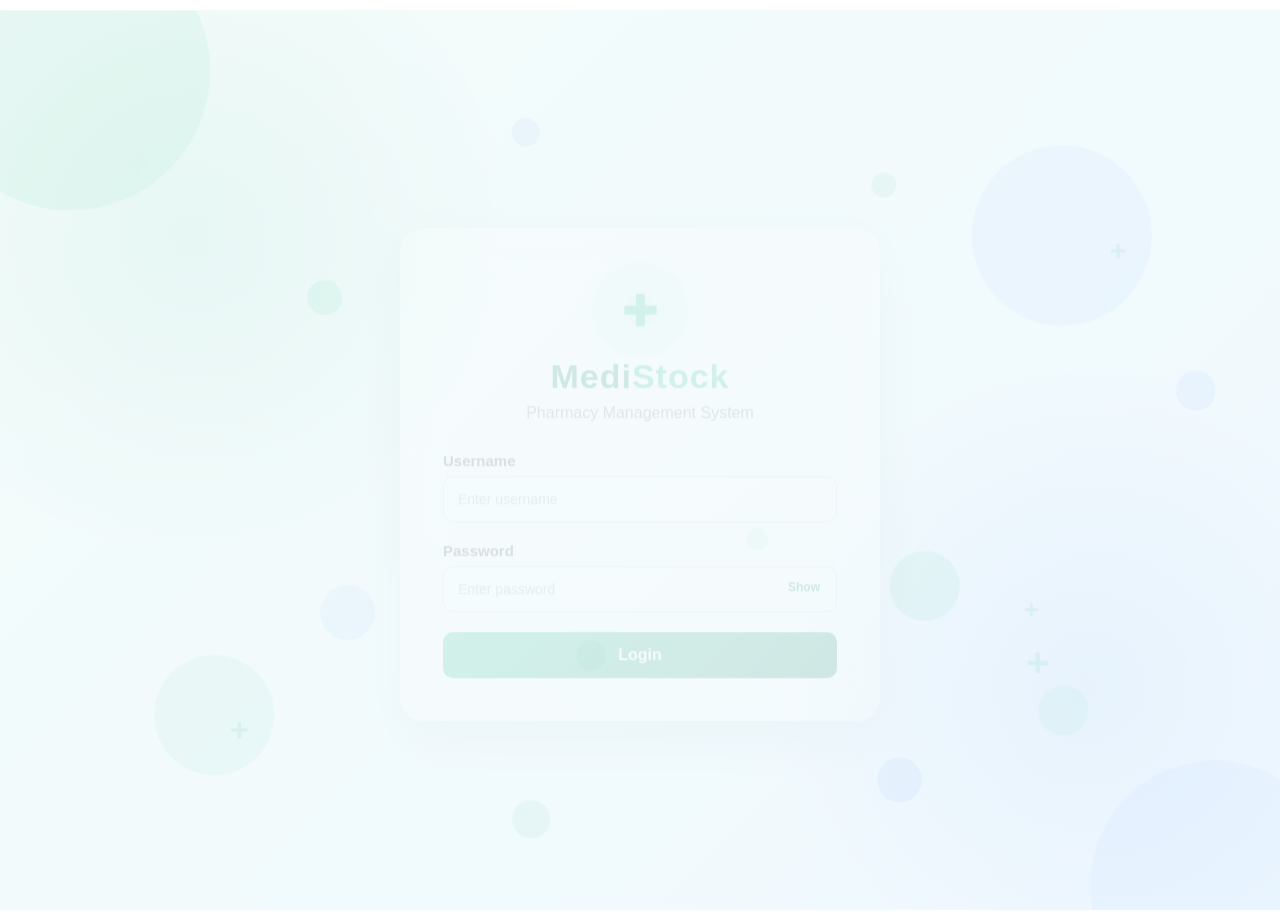
<file: index.html>
<!DOCTYPE html>
<html lang="en">

<head>
    <meta charset="UTF-8">
    <meta name="viewport" content="width=device-width, initial-scale=1.0">

    <title>MediStock - Pharmacy Management</title>

    <meta http-equiv="refresh" content="0; url=login.html">
</head>

<body>

</body>

</html>
</file>
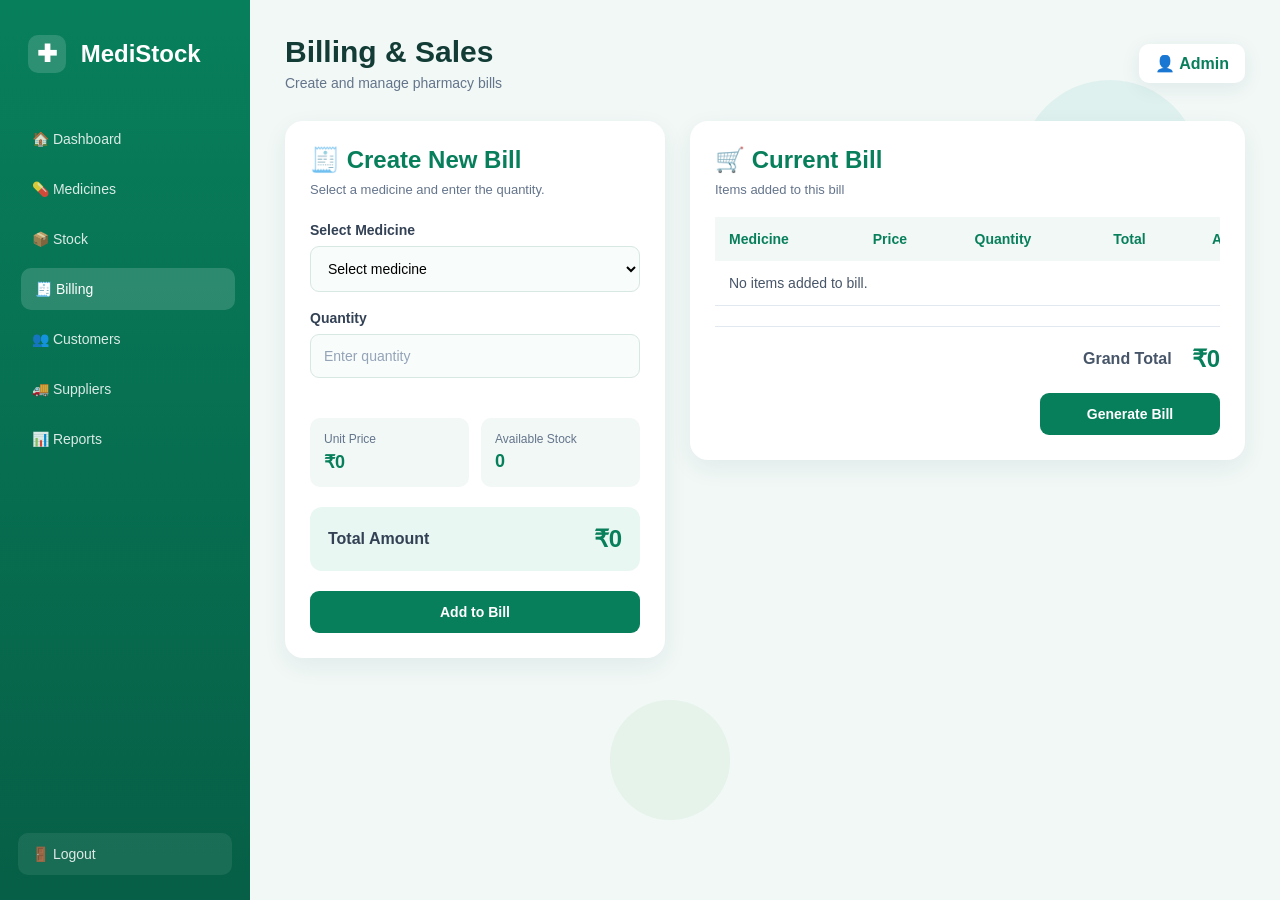
<file: billing.html>
<!DOCTYPE html>
<html lang="en">

<head>

    <meta charset="UTF-8">

    <meta name="viewport" content="width=device-width, initial-scale=1.0">

    <title>MediStock - Billing</title>

    <link rel="stylesheet" href="style.css">


    <style>

        /* =========================================
           BILLING PAGE FIX
        ========================================= */

        body {
            overflow-x: hidden;
        }


        .billing-page {
            width: 100%;
        }


        .billing-container {
            display: grid;
            grid-template-columns: minmax(320px, 380px) minmax(0, 1fr);
            gap: 25px;
            width: 100%;
            align-items: start;
        }


        .billing-form,
        .current-bill {
            background: white;
            border-radius: 18px;
            padding: 25px;
            box-shadow: 0 8px 25px rgba(0, 70, 90, 0.07);
            min-width: 0;
            box-sizing: border-box;
        }


        .billing-form h2,
        .current-bill h2 {
            color: #087f5b;
            margin-bottom: 8px;
        }


        .billing-description {
            color: #64748b;
            font-size: 13px;
            margin-bottom: 25px;
        }


        .billing-form label {
            display: block;
            margin-top: 18px;
            margin-bottom: 8px;
            color: #334155;
            font-size: 14px;
            font-weight: bold;
        }


        .billing-form select,
        .billing-form input {
            width: 100%;
            padding: 13px;
            border: 1px solid #d7e7e2;
            border-radius: 9px;
            background: #f8fcfa;
            outline: none;
            font-size: 14px;
            box-sizing: border-box;
        }


        .billing-form select:focus,
        .billing-form input:focus {
            border-color: #087f5b;
        }


        .bill-info {
            display: grid;
            grid-template-columns: 1fr 1fr;
            gap: 12px;
            margin-top: 20px;
        }


        .bill-info div {
            padding: 14px;
            background: #f1f8f6;
            border-radius: 10px;
        }


        .bill-info span {
            display: block;
            color: #64748b;
            font-size: 12px;
            margin-bottom: 5px;
        }


        .bill-info strong {
            color: #087f5b;
            font-size: 18px;
        }


        .bill-total {
            display: flex;
            justify-content: space-between;
            align-items: center;
            margin-top: 20px;
            padding: 18px;
            border-radius: 12px;
            background: #e8f7f1;
        }


        .bill-total span {
            color: #334155;
            font-weight: bold;
        }


        .bill-total strong {
            color: #087f5b;
            font-size: 24px;
        }


        .billing-add-button {
            width: 100%;
            margin-top: 20px;
            padding: 13px;
            border: none;
            border-radius: 9px;
            background: #087f5b;
            color: white;
            font-size: 14px;
            font-weight: bold;
            cursor: pointer;
            transition: 0.3s;
        }


        .billing-add-button:hover {
            background: #066b4d;
            transform: translateY(-2px);
        }


        .current-bill-header {
            margin-bottom: 20px;
        }


        .current-bill-header p {
            color: #64748b;
            font-size: 13px;
        }


        /* =========================================
           TABLE FIX
        ========================================= */

        .billing-table-container {
            width: 100%;
            overflow-x: auto;
        }


        .billing-table-container table {
            width: 100%;
            min-width: 600px;
            border-collapse: collapse;
        }


        .billing-table-container th,
        .billing-table-container td {
            padding: 14px;
            text-align: left;
            white-space: nowrap;
        }


        .billing-table-container th {
            background: #f1f8f6;
            color: #087f5b;
            font-size: 14px;
        }


        .billing-table-container td {
            color: #475569;
            border-bottom: 1px solid #e2e8f0;
            font-size: 14px;
        }


        /* =========================================
           REMOVE BUTTON
        ========================================= */

        .billing-remove-button {
            padding: 7px 12px;
            border: none;
            border-radius: 7px;
            background: #fff0f0;
            color: #dc2626;
            font-weight: bold;
            cursor: pointer;
        }


        .billing-remove-button:hover {
            background: #ffe0e0;
        }


        /* =========================================
           BILL SUMMARY
        ========================================= */

        .bill-summary {
            display: flex;
            justify-content: flex-end;
            align-items: center;
            gap: 20px;
            margin-top: 20px;
            padding-top: 18px;
            border-top: 1px solid #e2e8f0;
        }


        .bill-summary span {
            color: #475569;
            font-weight: bold;
        }


        .bill-summary strong {
            color: #087f5b;
            font-size: 24px;
        }


        /* =========================================
           GENERATE BILL BUTTON
        ========================================= */

        .generate-bill-button {
            display: block;
            width: 180px;
            margin: 20px 0 0 auto;
            padding: 13px 20px;
            border: none;
            border-radius: 9px;
            background: #087f5b;
            color: white;
            font-size: 14px;
            font-weight: bold;
            cursor: pointer;
            transition: 0.3s;
        }


        .generate-bill-button:hover {
            background: #066b4d;
            transform: translateY(-2px);
        }


        /* =========================================
           RESPONSIVE
        ========================================= */

        @media (max-width: 1000px) {

            .billing-container {
                grid-template-columns: 1fr;
            }

        }


        @media (max-width: 700px) {

            .main-content {
                padding: 20px;
            }


            .billing-form,
            .current-bill {
                padding: 18px;
            }


            .bill-info {
                grid-template-columns: 1fr;
            }


            .bill-summary {
                justify-content: space-between;
            }


            .generate-bill-button {
                width: 100%;
            }

        }

    </style>

</head>


<body>

    <div class="dashboard">

        <!-- =========================================
             SIDEBAR
        ========================================= -->

        <aside class="sidebar">

            <div class="brand">

                <span>✚</span>

                MediStock

            </div>


            <nav>

                <a href="dashboard.html">
                    🏠 Dashboard
                </a>

                <a href="medicines.html">
                    💊 Medicines
                </a>

                <a href="stock.html">
                    📦 Stock
                </a>

                <a href="billing.html" class="active">
                    🧾 Billing
                </a>

                <a href="customers.html">
                    👥 Customers
                </a>

                <a href="suppliers.html">
                    🚚 Suppliers
                </a>

                <a href="reports.html">
                    📊 Reports
                </a>

            </nav>


            <a href="login.html" class="logout">
                🚪 Logout
            </a>

        </aside>


        <!-- =========================================
             MAIN CONTENT
        ========================================= -->

        <main class="main-content billing-page">


            <!-- TOP BAR -->

            <header class="topbar">

                <div>

                    <h1>
                        Billing & Sales
                    </h1>

                    <p>
                        Create and manage pharmacy bills
                    </p>

                </div>


                <div class="user-profile">
                    👤 Admin
                </div>

            </header>


            <!-- =========================================
                 BILLING CONTAINER
            ========================================= -->

            <section class="billing-container">


                <!-- =====================================
                     CREATE BILL
                ===================================== -->

                <div class="billing-form">

                    <h2>
                        🧾 Create New Bill
                    </h2>


                    <p class="billing-description">
                        Select a medicine and enter the quantity.
                    </p>


                    <!-- Medicine -->

                    <label for="billMedicine">
                        Select Medicine
                    </label>


                    <select id="billMedicine">

                        <option value="">
                            Select medicine
                        </option>

                    </select>


                    <!-- Quantity -->

                    <label for="billQuantity">
                        Quantity
                    </label>


                    <input
                        type="number"
                        id="billQuantity"
                        placeholder="Enter quantity"
                        min="1"
                    >


                    <!-- Price and Stock -->

                    <div class="bill-info">

                        <div>

                            <span>
                                Unit Price
                            </span>

                            <strong id="billUnitPrice">
                                ₹0
                            </strong>

                        </div>


                        <div>

                            <span>
                                Available Stock
                            </span>

                            <strong id="billAvailableStock">
                                0
                            </strong>

                        </div>

                    </div>


                    <!-- Total -->

                    <div class="bill-total">

                        <span>
                            Total Amount
                        </span>

                        <strong id="billTotal">
                            ₹0
                        </strong>

                    </div>


                    <!-- Add Button -->

                    <button
                        type="button"
                        class="billing-add-button"
                        id="addToBillButton">

                        Add to Bill

                    </button>

                </div>


                <!-- =====================================
                     CURRENT BILL
                ===================================== -->

                <div class="current-bill">


                    <div class="current-bill-header">

                        <h2>
                            🛒 Current Bill
                        </h2>

                        <p>
                            Items added to this bill
                        </p>

                    </div>


                    <!-- TABLE -->

                    <div class="billing-table-container">

                        <table>

                            <thead>

                                <tr>

                                    <th>
                                        Medicine
                                    </th>

                                    <th>
                                        Price
                                    </th>

                                    <th>
                                        Quantity
                                    </th>

                                    <th>
                                        Total
                                    </th>

                                    <th>
                                        Action
                                    </th>

                                </tr>

                            </thead>


                            <tbody id="billTableBody">

                                <tr id="emptyBillRow">

                                    <td colspan="5">
                                        No items added to bill.
                                    </td>

                                </tr>

                            </tbody>

                        </table>

                    </div>


                    <!-- GRAND TOTAL -->

                    <div class="bill-summary">

                        <span>
                            Grand Total
                        </span>

                        <strong id="grandTotal">
                            ₹0
                        </strong>

                    </div>


                    <!-- GENERATE BILL -->

                    <button
                        type="button"
                        class="generate-bill-button"
                        id="generateBillButton">

                        Generate Bill

                    </button>


                </div>

            </section>


        </main>

    </div>


    <!-- JAVASCRIPT -->

    <script src="script.js"></script>

</body>

</html>
</file>
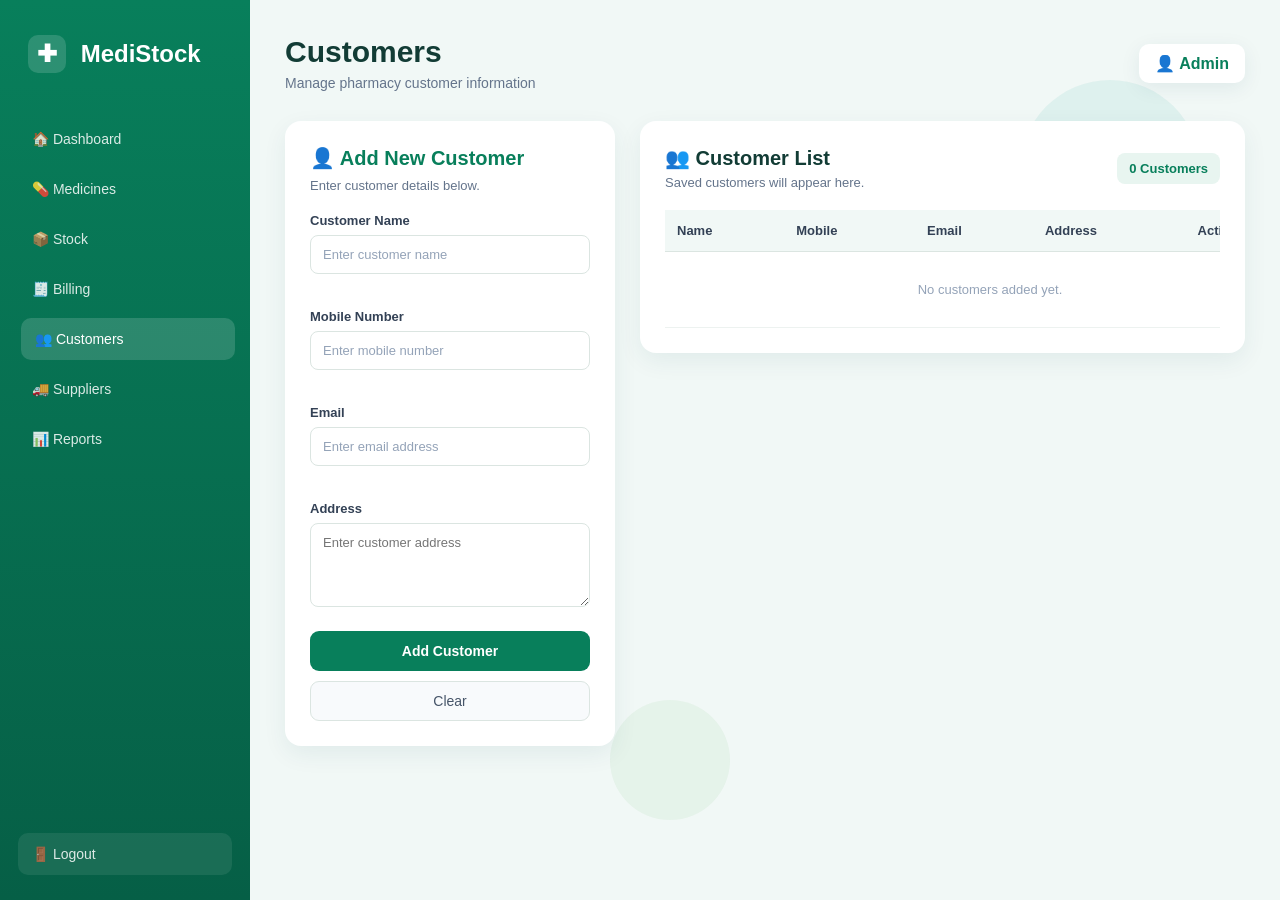
<file: customers.html>
<!DOCTYPE html>
<html lang="en">

<head>

    <meta charset="UTF-8">

    <meta name="viewport" content="width=device-width, initial-scale=1.0">

    <title>MediStock - Customers</title>

    <link rel="stylesheet" href="style.css">

</head>


<body>

    <div class="dashboard">


        <!-- SIDEBAR -->

        <aside class="sidebar">

            <div class="brand">

                <span>✚</span>

                MediStock

            </div>


            <nav>

                <a href="dashboard.html">
                    🏠 Dashboard
                </a>

                <a href="medicines.html">
                    💊 Medicines
                </a>

                <a href="stock.html">
                    📦 Stock
                </a>

                <a href="billing.html">
                    🧾 Billing
                </a>

                <a href="customers.html" class="active">
                    👥 Customers
                </a>

                <a href="suppliers.html">
                    🚚 Suppliers
                </a>

                <a href="reports.html">
                    📊 Reports
                </a>

            </nav>


            <a href="login.html" class="logout">
                🚪 Logout
            </a>

        </aside>


        <!-- MAIN CONTENT -->

        <main class="main-content">


            <!-- TOP BAR -->

            <header class="topbar">

                <div>

                    <h1>
                        Customers
                    </h1>

                    <p>
                        Manage pharmacy customer information
                    </p>

                </div>


                <div class="user-profile">
                    👤 Admin
                </div>

            </header>


            <!-- CUSTOMER SECTION -->

            <section class="customer-container">


                <!-- ADD CUSTOMER -->

                <div class="customer-form">

                    <h2>
                        👤 Add New Customer
                    </h2>

                    <p class="customer-description">
                        Enter customer details below.
                    </p>


                    <label for="customerName">
                        Customer Name
                    </label>

                    <input
                        type="text"
                        id="customerName"
                        placeholder="Enter customer name"
                    >


                    <label for="customerPhone">
                        Mobile Number
                    </label>

                    <input
                        type="tel"
                        id="customerPhone"
                        placeholder="Enter mobile number"
                        maxlength="10"
                    >


                    <label for="customerEmail">
                        Email
                    </label>

                    <input
                        type="email"
                        id="customerEmail"
                        placeholder="Enter email address"
                    >


                    <label for="customerAddress">
                        Address
                    </label>

                    <textarea
                        id="customerAddress"
                        placeholder="Enter customer address"
                        rows="4"
                    ></textarea>


                    <button
                        type="button"
                        class="customer-add-button"
                        id="addCustomerButton">

                        Add Customer

                    </button>


                    <button
                        type="button"
                        class="customer-cancel-button"
                        id="cancelCustomerButton">

                        Clear

                    </button>

                </div>


                <!-- CUSTOMER LIST -->

                <div class="customer-list">

                    <div class="customer-list-header">

                        <div>

                            <h2>
                                👥 Customer List
                            </h2>

                            <p>
                                Saved customers will appear here.
                            </p>

                        </div>


                        <span
                            class="customer-count"
                            id="customerCount">

                            0 Customers

                        </span>

                    </div>


                    <!-- TABLE -->

                    <div class="customer-table-container">

                        <table>

                            <thead>

                                <tr>

                                    <th>
                                        Name
                                    </th>

                                    <th>
                                        Mobile
                                    </th>

                                    <th>
                                        Email
                                    </th>

                                    <th>
                                        Address
                                    </th>

                                    <th>
                                        Action
                                    </th>

                                </tr>

                            </thead>


                            <tbody id="customerTableBody">

                                <tr id="emptyCustomerRow">

                                    <td colspan="5">
                                        No customers added yet.
                                    </td>

                                </tr>

                            </tbody>

                        </table>

                    </div>

                </div>

            </section>


        </main>

    </div>


    <script src="script.js"></script>

</body>

</html>
</file>
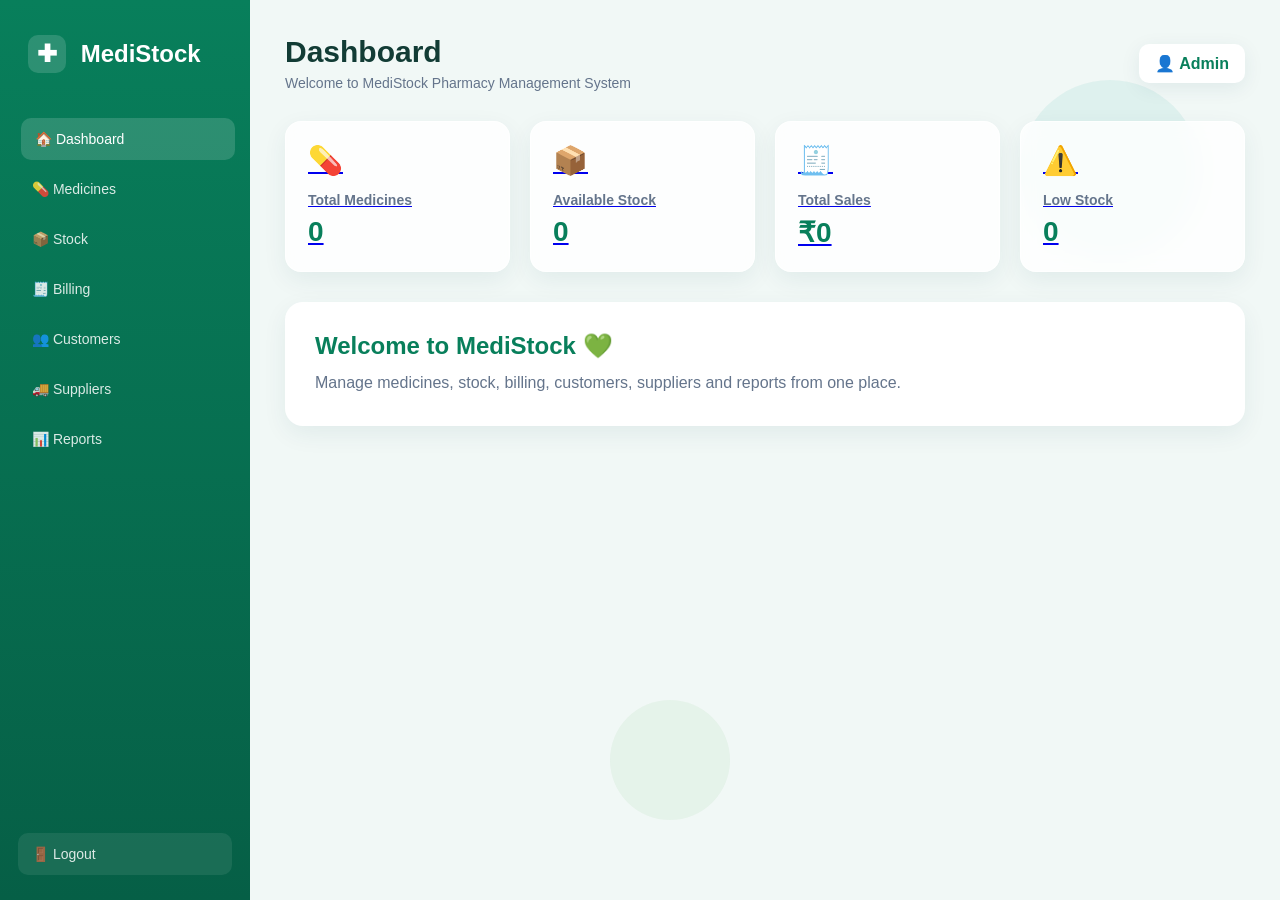
<file: dashboard.html>
<!DOCTYPE html>
<html lang="en">

<head>

    <meta charset="UTF-8">

    <meta name="viewport" content="width=device-width, initial-scale=1.0">

    <title>MediStock - Dashboard</title>

    <link rel="stylesheet" href="style.css">

</head>


<body>

    <div class="dashboard">

        <!-- Sidebar -->

        <aside class="sidebar">

            <div class="brand">
                <span>✚</span>
                MediStock
            </div>


            <nav>

                <a href="dashboard.html" class="active">
                    🏠 Dashboard
                </a>

                <a href="medicines.html">
                    💊 Medicines
                </a>

                <a href="stock.html">
                    📦 Stock
                </a>

                <a href="billing.html">
                    🧾 Billing
                </a>

                <a href="customers.html">
                    👥 Customers
                </a>

                <a href="suppliers.html">
                    🚚 Suppliers
                </a>

                <a href="reports.html">
                    📊 Reports
                </a>

            </nav>


            <a href="login.html" class="logout">
                🚪 Logout
            </a>

        </aside>


        <!-- Main Content -->

        <main class="main-content">


            <!-- Top Bar -->

            <header class="topbar">

                <div>

                    <h1>Dashboard</h1>

                    <p>
                        Welcome to MediStock Pharmacy Management System
                    </p>

                </div>


                <div class="user-profile">
                    👤 Admin
                </div>

            </header>


            <!-- Dashboard Cards -->

            <section class="dashboard-cards">


                <!-- Total Medicines -->

                <a
                    href="medicines.html"
                    class="dashboard-card dashboard-card-link">

                    <div class="card-icon">
                        💊
                    </div>

                    <h3>
                        Total Medicines
                    </h3>

                    <p id="dashboardMedicineCount">
                        0
                    </p>

                </a>


                <!-- Available Stock -->

                <a
                    href="stock.html"
                    class="dashboard-card dashboard-card-link">

                    <div class="card-icon">
                        📦
                    </div>

                    <h3>
                        Available Stock
                    </h3>

                    <p id="dashboardStockCount">
                        0
                    </p>

                </a>


                <!-- Total Sales -->

                <a
                    href="billing.html"
                    class="dashboard-card dashboard-card-link">

                    <div class="card-icon">
                        🧾
                    </div>

                    <h3>
                        Total Sales
                    </h3>

                    <p id="dashboardTotalSales">
                        ₹0
                    </p>

                </a>


                <!-- Low Stock -->

                <a
                    href="stock.html"
                    class="dashboard-card dashboard-card-link">

                    <div class="card-icon">
                        ⚠️
                    </div>

                    <h3>
                        Low Stock
                    </h3>

                    <p id="dashboardLowStock">
                        0
                    </p>

                </a>


            </section>


            <!-- Welcome Section -->

            <section class="welcome-section">

                <h2>
                    Welcome to MediStock 💚
                </h2>

                <p>
                    Manage medicines, stock, billing, customers,
                    suppliers and reports from one place.
                </p>

            </section>


        </main>

    </div>


    <!-- JavaScript -->

    <script src="script.js"></script>

</body>

</html>
</file>
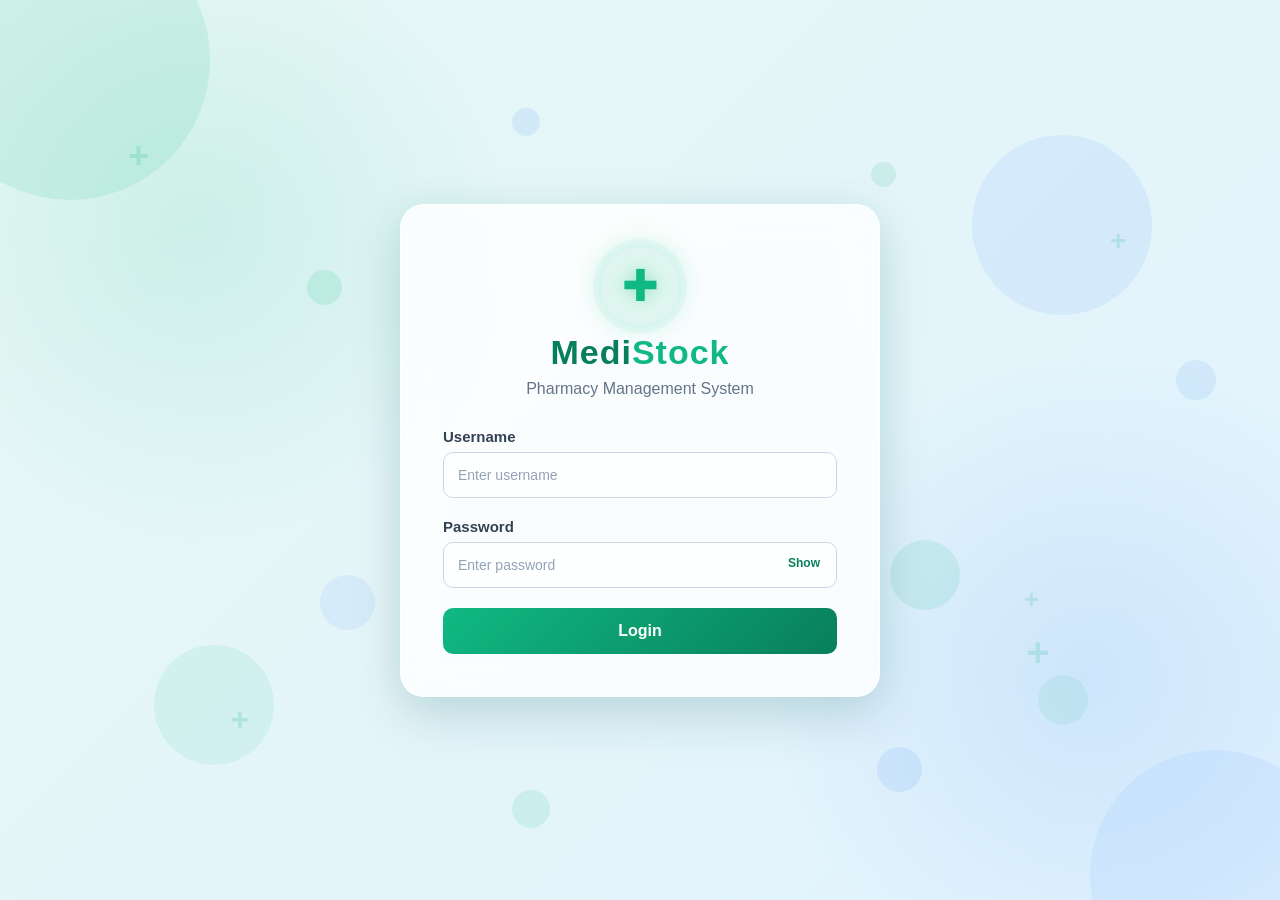
<file: login.html>
<!DOCTYPE html>
<html lang="en">

<head>

    <meta charset="UTF-8">

    <meta name="viewport" content="width=device-width, initial-scale=1.0">

    <title>MediStock - Pharmacy Management</title>

    <link rel="stylesheet" href="style.css">

</head>


<body>

    <div class="login-container">


        <!-- Floating Background Bubbles -->

        <div class="bubble bubble1"></div>
        <div class="bubble bubble2"></div>
        <div class="bubble bubble3"></div>
        <div class="bubble bubble4"></div>
        <div class="bubble bubble5"></div>
        <div class="bubble bubble6"></div>
        <div class="bubble bubble7"></div>
        <div class="bubble bubble8"></div>
        <div class="bubble bubble9"></div>
        <div class="bubble bubble10"></div>
        <div class="bubble bubble11"></div>
        <div class="bubble bubble12"></div>
        <div class="bubble bubble13"></div>
        <div class="bubble bubble14"></div>
        <div class="bubble bubble15"></div>


        <!-- Medical Crosses -->

        <div class="medical-crosses">

            <span>+</span>
            <span>+</span>
            <span>+</span>
            <span>+</span>
            <span>+</span>

        </div>


        <!-- Login Card -->

        <div class="login-box">


            <!-- Logo -->

            <div class="logo">
                <span>✚</span>
            </div>


            <!-- Title -->

            <h1>Medi<span>Stock</span></h1>

            <p class="subtitle">
                Pharmacy Management System
            </p>


            <!-- Login Form -->

            <form id="loginForm">


                <!-- Username -->

                <label>Username</label>

                <input
                    type="text"
                    id="username"
                    placeholder="Enter username"
                >


                <!-- Password -->

                <label>Password</label>

                <div class="password-box">

                    <input
                        type="password"
                        id="password"
                        placeholder="Enter password"
                    >

                    <button
                        type="button"
                        id="togglePassword">
                        Show
                    </button>

                </div>


                <!-- Error Message -->

                <p id="errorMessage"></p>


                <!-- Login Button -->

                <button
                    type="submit"
                    class="login-button">
                    Login
                </button>


            </form>

        </div>

    </div>


    <!-- JavaScript -->

    <script src="script.js"></script>

</body>

</html>
</file>
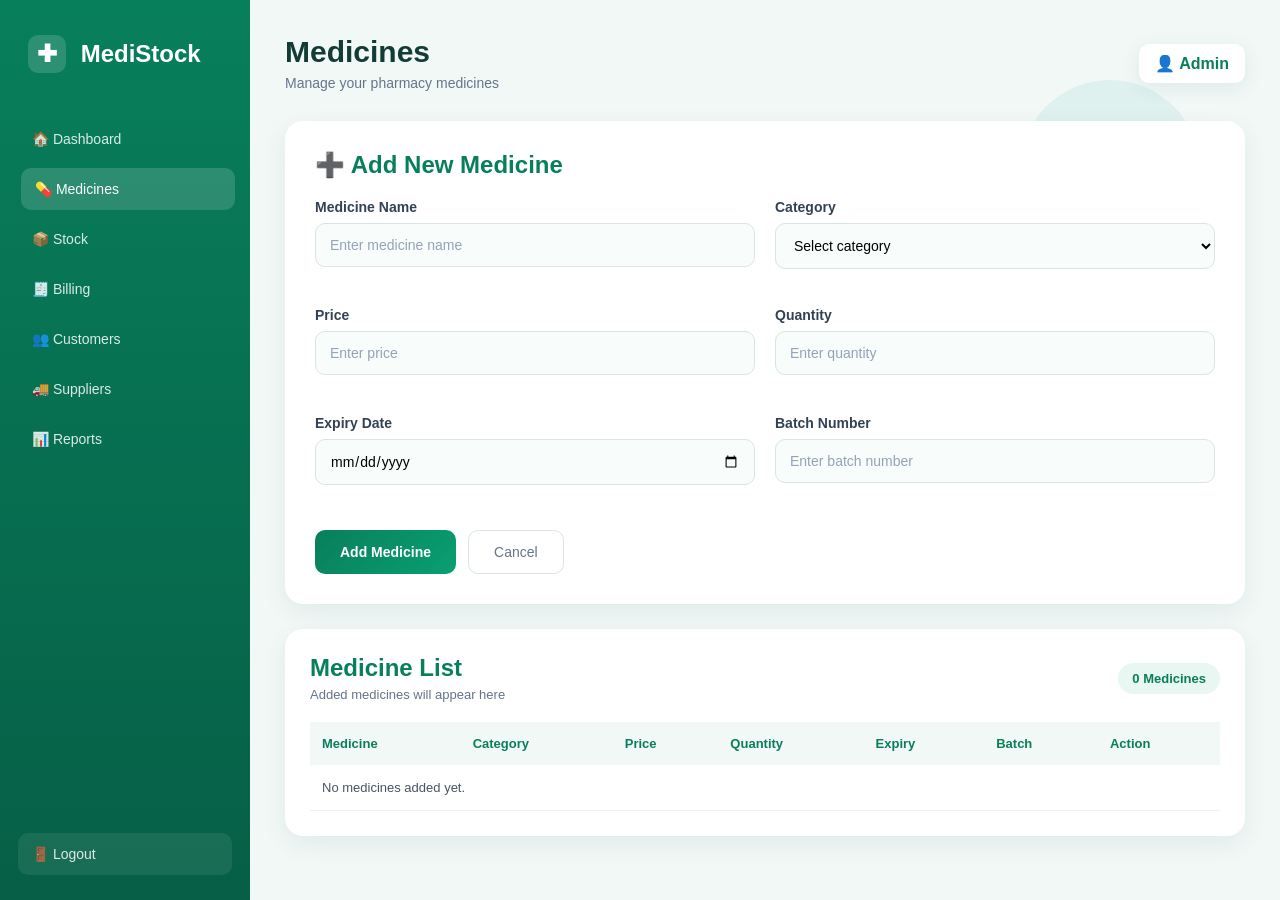
<file: medicines.html>
<!DOCTYPE html>
<html lang="en">

<head>

    <meta charset="UTF-8">

    <meta name="viewport" content="width=device-width, initial-scale=1.0">

    <title>MediStock - Medicines</title>

    <link rel="stylesheet" href="style.css">

</head>


<body>

    <div class="dashboard">

        <!-- Sidebar -->

        <aside class="sidebar">

            <div class="brand">
                <span>✚</span>
                MediStock
            </div>

            <nav>

                <a href="dashboard.html">
                    🏠 Dashboard
                </a>

                <a href="medicines.html" class="active">
                    💊 Medicines
                </a>

                <a href="stock.html">
                    📦 Stock
                </a>

                <a href="billing.html">
                    🧾 Billing
                </a>

                <a href="customers.html">
                    👥 Customers
                </a>

                <a href="suppliers.html">
                    🚚 Suppliers
                </a>

                <a href="reports.html">
                    📊 Reports
                </a>

            </nav>

            <a href="login.html" class="logout">
                🚪 Logout
            </a>

        </aside>


        <!-- Main Content -->

        <main class="main-content">

            <!-- Top Bar -->

            <header class="topbar">

                <div>

                    <h1>Medicines</h1>

                    <p>
                        Manage your pharmacy medicines
                    </p>

                </div>

                <div class="user-profile">
                    👤 Admin
                </div>

            </header>


            <!-- Add Medicine Form -->

            <section class="medicine-form">

                <h2>➕ Add New Medicine</h2>


                <div class="medicine-grid">


                    <div class="medicine-field">

                        <label for="medicineName">
                            Medicine Name
                        </label>

                        <input
                            type="text"
                            id="medicineName"
                            placeholder="Enter medicine name"
                        >

                    </div>


                    <div class="medicine-field">

                        <label for="category">
                            Category
                        </label>

                        <select id="category">

                            <option value="">
                                Select category
                            </option>

                            <option>Tablets</option>

                            <option>Capsules</option>

                            <option>Syrup</option>

                            <option>Injection</option>

                            <option>Cream</option>

                            <option>Other</option>

                        </select>

                    </div>


                    <div class="medicine-field">

                        <label for="price">
                            Price
                        </label>

                        <input
                            type="number"
                            id="price"
                            placeholder="Enter price"
                        >

                    </div>


                    <div class="medicine-field">

                        <label for="quantity">
                            Quantity
                        </label>

                        <input
                            type="number"
                            id="quantity"
                            placeholder="Enter quantity"
                        >

                    </div>


                    <div class="medicine-field">

                        <label for="expiry">
                            Expiry Date
                        </label>

                        <input
                            type="date"
                            id="expiry"
                        >

                    </div>


                    <div class="medicine-field">

                        <label for="batch">
                            Batch Number
                        </label>

                        <input
                            type="text"
                            id="batch"
                            placeholder="Enter batch number"
                        >

                    </div>

                </div>


                <div class="medicine-actions">

                    <button
                        type="button"
                        class="medicine-add-button">

                        Add Medicine

                    </button>

                    <button
                        type="button"
                        class="medicine-cancel-button">

                        Cancel

                    </button>

                </div>

            </section>


            <!-- Medicine List -->

            <section class="medicine-list">

                <div class="medicine-list-header">

                    <div>

                        <h2>Medicine List</h2>

                        <p>
                            Added medicines will appear here
                        </p>

                    </div>

                    <div class="medicine-count">
                        0 Medicines
                    </div>

                </div>


                <div class="table-container">

                    <table>

                        <thead>

                            <tr>

                                <th>Medicine</th>

                                <th>Category</th>

                                <th>Price</th>

                                <th>Quantity</th>

                                <th>Expiry</th>

                                <th>Batch</th>

                                <th>Action</th>

                            </tr>

                        </thead>


                        <tbody id="medicineTableBody">

                            <tr id="emptyRow">

                                <td colspan="7">

                                    No medicines added yet.

                                </td>

                            </tr>

                        </tbody>

                    </table>

                </div>

            </section>

        </main>

    </div>


    <!-- JavaScript -->

    <script src="script.js"></script>

</body>

</html>
</file>
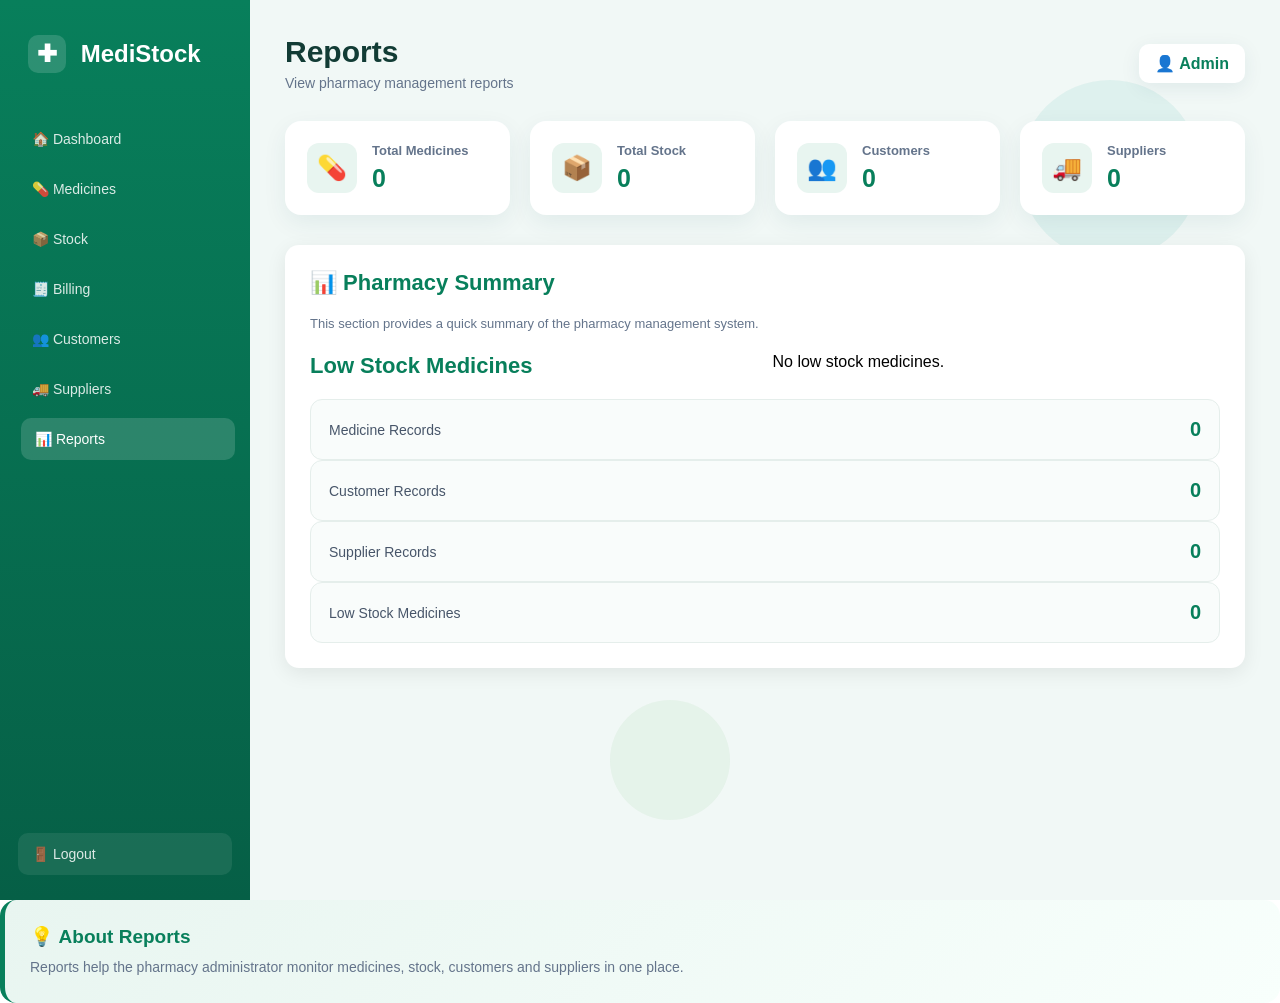
<file: reports.html>
<!DOCTYPE html>
<html lang="en">

<head>

    <meta charset="UTF-8">

    <meta name="viewport" content="width=device-width, initial-scale=1.0">

    <title>MediStock - Reports</title>

    <link rel="stylesheet" href="style.css">

</head>


<body>

    <div class="dashboard">


        <!-- SIDEBAR -->

        <aside class="sidebar">

            <div class="brand">

                <span>✚</span>

                MediStock

            </div>


            <nav>

                <a href="dashboard.html">
                    🏠 Dashboard
                </a>

                <a href="medicines.html">
                    💊 Medicines
                </a>

                <a href="stock.html">
                    📦 Stock
                </a>

                <a href="billing.html">
                    🧾 Billing
                </a>

                <a href="customers.html">
                    👥 Customers
                </a>

                <a href="suppliers.html">
                    🚚 Suppliers
                </a>

                <a href="reports.html" class="active">
                    📊 Reports
                </a>

            </nav>


            <a href="login.html" class="logout">
                🚪 Logout
            </a>

        </aside>


        <!-- MAIN CONTENT -->

        <main class="main-content">


            <!-- TOP BAR -->

            <header class="topbar">

                <div>

                    <h1>
                        Reports
                    </h1>

                    <p>
                        View pharmacy management reports
                    </p>

                </div>


                <div class="user-profile">
                    👤 Admin
                </div>

            </header>


            <!-- REPORT CARDS -->

            <section class="report-cards">


                <div class="report-card">

                    <div class="report-icon">
                        💊
                    </div>

                    <div>

                        <h3>
                            Total Medicines
                        </h3>

                        <p id="reportMedicineCount">
                            0
                        </p>

                    </div>

                </div>


                <div class="report-card">

                    <div class="report-icon">
                        📦
                    </div>

                    <div>

                        <h3>
                            Total Stock
                        </h3>

                        <p id="reportStockCount">
                            0
                        </p>

                    </div>

                </div>


                <div class="report-card">

                    <div class="report-icon">
                        👥
                    </div>

                    <div>

                        <h3>
                            Customers
                        </h3>

                        <p id="reportCustomerCount">
                            0
                        </p>

                    </div>

                </div>


                <div class="report-card">

                    <div class="report-icon">
                        🚚
                    </div>

                    <div>

                        <h3>
                            Suppliers
                        </h3>

                        <p id="reportSupplierCount">
                            0
                        </p>

                    </div>

                </div>


            </section>


            <!-- REPORT INFORMATION -->

            <section class="report-section">

                <h2>
                    📊 Pharmacy Summary
                </h2>

                <p>
                    This section provides a quick summary of the
                    pharmacy management system.
                </p>


                <div class="report-summary">
                    <h2>Low Stock Medicines</h2>

                <div id="lowStockList" class="low-stock-list">
                    <p>No low stock medicines.</p>

                
                </div>
            </div>

                    <div class="summary-item">

                        <span>
                            Medicine Records
                        </span>

                        <strong id="summaryMedicines">
                            0
                        </strong>

                    </div>


                    <div class="summary-item">

                        <span>
                            Customer Records
                        </span>

                        <strong id="summaryCustomers">
                            0
                        </strong>

                    </div>


                    <div class="summary-item">

                        <span>
                            Supplier Records
                        </span>

                        <strong id="summarySuppliers">
                            0
                        </strong>

                    </div>


                    <div class="summary-item">

                        <span>
                            Low Stock Medicines
                        </span>

                        <strong id="summaryLowStock">
                            0
                        </strong>

                    </div>


                </div>

            </section>


            <!-- INFORMATION BOX -->

            <section class="report-info">

                <h2>
                    💡 About Reports
                </h2>

                <p>
                    Reports help the pharmacy administrator
                    monitor medicines, stock, customers and
                    suppliers in one place.
                </p>

            </section>


        </main>

    </div>


    <script src="script.js"></script>

</body>

</html>
</file>
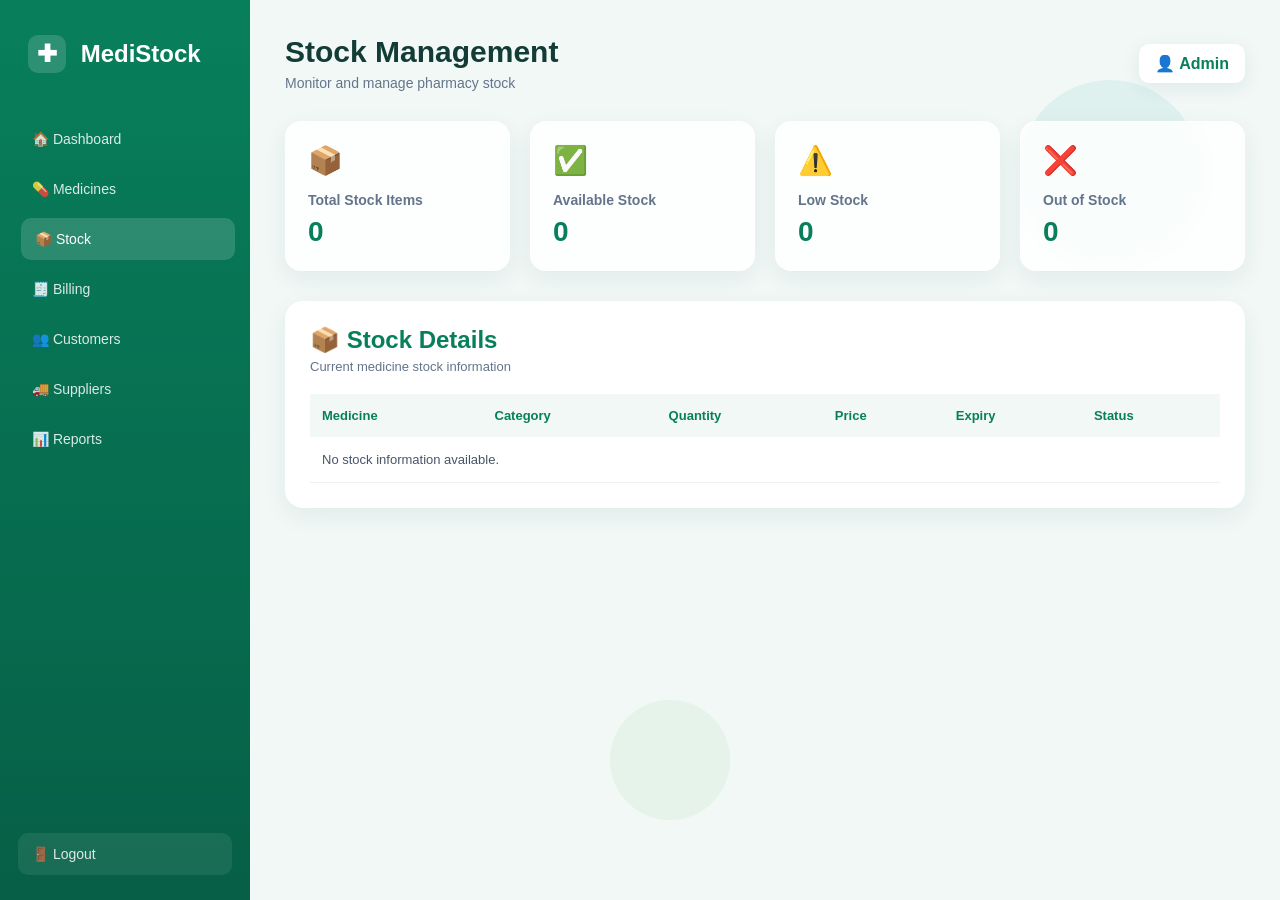
<file: stock.html>
<!DOCTYPE html>
<html lang="en">

<head>

    <meta charset="UTF-8">

    <meta name="viewport" content="width=device-width, initial-scale=1.0">

    <title>MediStock - Stock</title>

    <link rel="stylesheet" href="style.css">

</head>


<body>

    <div class="dashboard">

        <!-- Sidebar -->

        <aside class="sidebar">

            <div class="brand">
                <span>✚</span>
                MediStock
            </div>

            <nav>

                <a href="dashboard.html">
                    🏠 Dashboard
                </a>

                <a href="medicines.html">
                    💊 Medicines
                </a>

                <a href="stock.html" class="active">
                    📦 Stock
                </a>

                <a href="billing.html">
                    🧾 Billing
                </a>

                <a href="customers.html">
                    👥 Customers
                </a>

                <a href="suppliers.html">
                    🚚 Suppliers
                </a>

                <a href="reports.html">
                    📊 Reports
                </a>

            </nav>

            <a href="login.html" class="logout">
                🚪 Logout
            </a>

        </aside>


        <!-- Main Content -->

        <main class="main-content">

            <!-- Top Bar -->

            <header class="topbar">

                <div>

                    <h1>Stock Management</h1>

                    <p>
                        Monitor and manage pharmacy stock
                    </p>

                </div>

                <div class="user-profile">
                    👤 Admin
                </div>

            </header>


            <!-- Stock Summary -->

            <section class="dashboard-cards">

                <div class="dashboard-card">

                    <div class="card-icon">📦</div>

                    <h3>Total Stock Items</h3>

                    <p>0</p>

                </div>


                <div class="dashboard-card">

                    <div class="card-icon">✅</div>

                    <h3>Available Stock</h3>

                    <p>0</p>

                </div>


                <div class="dashboard-card">

                    <div class="card-icon">⚠️</div>

                    <h3>Low Stock</h3>

                    <p>0</p>

                </div>


                <div class="dashboard-card">

                    <div class="card-icon">❌</div>

                    <h3>Out of Stock</h3>

                    <p>0</p>

                </div>

            </section>


            <!-- Stock Table -->

            <section class="medicine-list">

                <div class="medicine-list-header">

                    <div>

                        <h2>📦 Stock Details</h2>

                        <p>
                            Current medicine stock information
                        </p>

                    </div>

                </div>


                <div class="table-container">

                    <table>

                        <thead>

                            <tr>

                                <th>Medicine</th>

                                <th>Category</th>

                                <th>Quantity</th>

                                <th>Price</th>

                                <th>Expiry</th>

                                <th>Status</th>

                            </tr>

                        </thead>


                        <tbody>

                            <tr>

                                <td colspan="6">
                                    No stock information available.
                                </td>

                            </tr>

                        </tbody>

                    </table>

                </div>

            </section>

        </main>

    </div>


    <script src="script.js"></script>

</body>

</html>
</file>
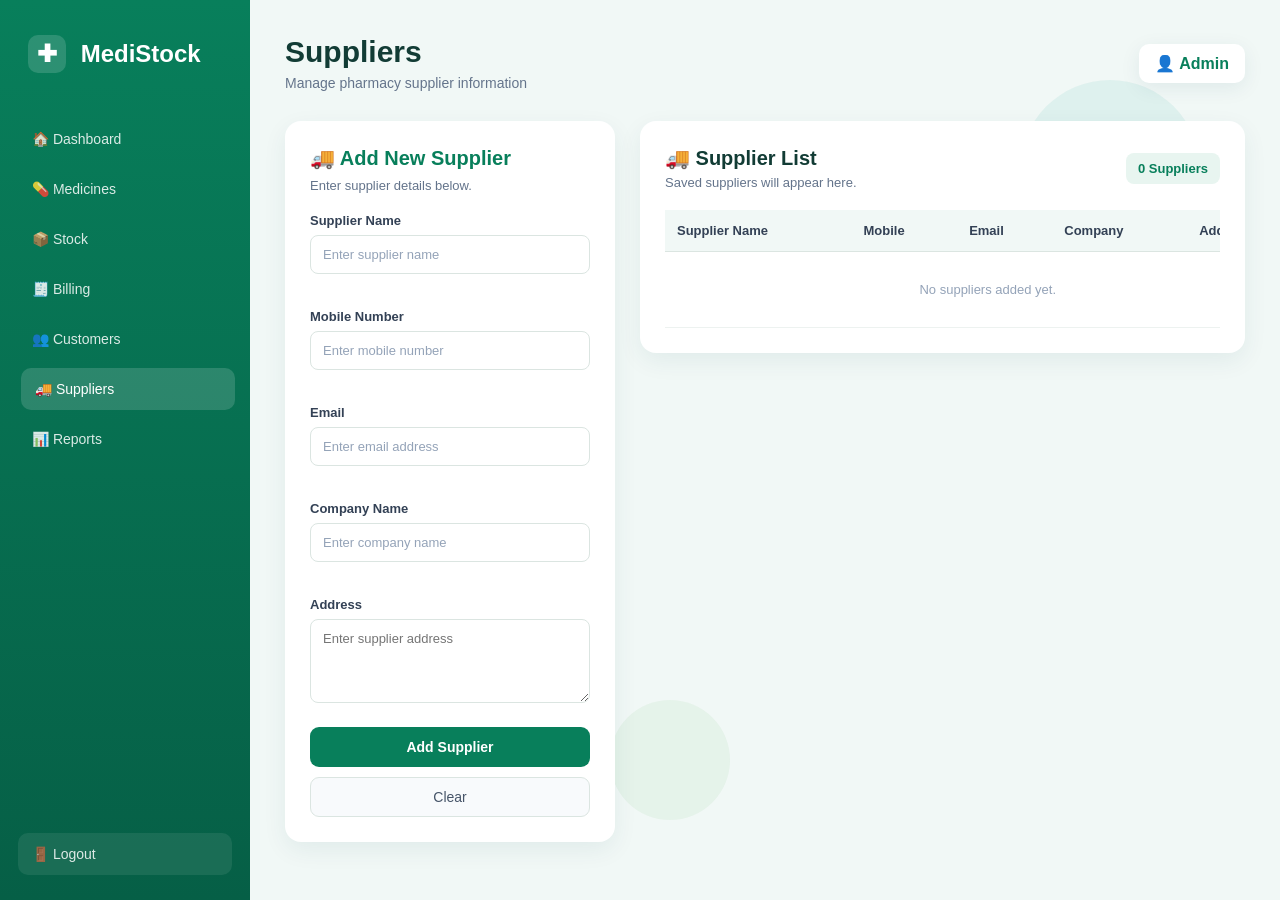
<file: suppliers.html>
<!DOCTYPE html>
<html lang="en">

<head>

    <meta charset="UTF-8">

    <meta name="viewport" content="width=device-width, initial-scale=1.0">

    <title>MediStock - Suppliers</title>

    <link rel="stylesheet" href="style.css">

</head>


<body>

    <div class="dashboard">


        <!-- SIDEBAR -->

        <aside class="sidebar">

            <div class="brand">

                <span>✚</span>

                MediStock

            </div>


            <nav>

                <a href="dashboard.html">
                    🏠 Dashboard
                </a>

                <a href="medicines.html">
                    💊 Medicines
                </a>

                <a href="stock.html">
                    📦 Stock
                </a>

                <a href="billing.html">
                    🧾 Billing
                </a>

                <a href="customers.html">
                    👥 Customers
                </a>

                <a href="suppliers.html" class="active">
                    🚚 Suppliers
                </a>

                <a href="reports.html">
                    📊 Reports
                </a>

            </nav>


            <a href="login.html" class="logout">
                🚪 Logout
            </a>

        </aside>


        <!-- MAIN CONTENT -->

        <main class="main-content">


            <!-- TOP BAR -->

            <header class="topbar">

                <div>

                    <h1>
                        Suppliers
                    </h1>

                    <p>
                        Manage pharmacy supplier information
                    </p>

                </div>


                <div class="user-profile">
                    👤 Admin
                </div>

            </header>


            <!-- SUPPLIER SECTION -->

            <section class="supplier-container">


                <!-- ADD SUPPLIER -->

                <div class="supplier-form">

                    <h2>
                        🚚 Add New Supplier
                    </h2>

                    <p class="supplier-description">
                        Enter supplier details below.
                    </p>


                    <label for="supplierName">
                        Supplier Name
                    </label>

                    <input
                        type="text"
                        id="supplierName"
                        placeholder="Enter supplier name"
                    >


                    <label for="supplierPhone">
                        Mobile Number
                    </label>

                    <input
                        type="tel"
                        id="supplierPhone"
                        placeholder="Enter mobile number"
                        maxlength="10"
                    >


                    <label for="supplierEmail">
                        Email
                    </label>

                    <input
                        type="email"
                        id="supplierEmail"
                        placeholder="Enter email address"
                    >


                    <label for="supplierCompany">
                        Company Name
                    </label>

                    <input
                        type="text"
                        id="supplierCompany"
                        placeholder="Enter company name"
                    >


                    <label for="supplierAddress">
                        Address
                    </label>

                    <textarea
                        id="supplierAddress"
                        placeholder="Enter supplier address"
                        rows="4"
                    ></textarea>


                    <button
                        type="button"
                        class="supplier-add-button"
                        id="addSupplierButton">

                        Add Supplier

                    </button>


                    <button
                        type="button"
                        class="supplier-cancel-button"
                        id="cancelSupplierButton">

                        Clear

                    </button>

                </div>


                <!-- SUPPLIER LIST -->

                <div class="supplier-list">

                    <div class="supplier-list-header">

                        <div>

                            <h2>
                                🚚 Supplier List
                            </h2>

                            <p>
                                Saved suppliers will appear here.
                            </p>

                        </div>


                        <span
                            class="supplier-count"
                            id="supplierCount">

                            0 Suppliers

                        </span>

                    </div>


                    <!-- TABLE -->

                    <div class="supplier-table-container">

                        <table>

                            <thead>

                                <tr>

                                    <th>
                                        Supplier Name
                                    </th>

                                    <th>
                                        Mobile
                                    </th>

                                    <th>
                                        Email
                                    </th>

                                    <th>
                                        Company
                                    </th>

                                    <th>
                                        Address
                                    </th>

                                    <th>
                                        Action
                                    </th>

                                </tr>

                            </thead>


                            <tbody id="supplierTableBody">

                                <tr id="emptySupplierRow">

                                    <td colspan="6">
                                        No suppliers added yet.
                                    </td>

                                </tr>

                            </tbody>

                        </table>

                    </div>

                </div>

            </section>


        </main>

    </div>


    <script src="script.js"></script>

</body>

</html>
</file>
<file: style.css>
/* =========================================
   BASIC RESET
========================================= */

* {
    margin: 0;
    padding: 0;
    box-sizing: border-box;
    font-family: Arial, sans-serif;
}


/* =========================================
   BODY
========================================= */

body {
    min-height: 100vh;
    overflow: hidden;
}


/* =========================================
   MAIN LOGIN BACKGROUND
========================================= */

.login-container {

    min-height: 100vh;
    width: 100%;

    display: flex;
    justify-content: center;
    align-items: center;

    position: relative;

    overflow: hidden;

    background:
        radial-gradient(
            circle at 15% 25%,
            rgba(16, 185, 129, 0.12),
            transparent 25%
        ),

        radial-gradient(
            circle at 85% 75%,
            rgba(59, 130, 246, 0.12),
            transparent 25%
        ),

        linear-gradient(
            135deg,
            #e8f8f5,
            #e0f2fe
        );
}


/* =========================================
   LARGE BACKGROUND BUBBLES
========================================= */

.bubble {
    position: absolute;

    border-radius: 50%;

    pointer-events: none;

    opacity: 0.6;
}


/* Bubble 1 */

.bubble1 {
    width: 280px;
    height: 280px;

    background: rgba(16, 185, 129, 0.18);

    top: -80px;
    left: -70px;

    animation: float1 8s infinite ease-in-out;
}


/* Bubble 2 */

.bubble2 {
    width: 180px;
    height: 180px;

    background: rgba(59, 130, 246, 0.15);

    top: 15%;
    right: 10%;

    animation: float2 7s infinite ease-in-out;
}


/* Bubble 3 */

.bubble3 {
    width: 120px;
    height: 120px;

    background: rgba(16, 185, 129, 0.15);

    bottom: 15%;
    left: 12%;

    animation: float3 6s infinite ease-in-out;
}


/* Bubble 4 */

.bubble4 {
    width: 250px;
    height: 250px;

    background: rgba(59, 130, 246, 0.12);

    bottom: -100px;
    right: -60px;

    animation: float1 9s infinite ease-in-out reverse;
}


/* Bubble 5 */

.bubble5 {
    width: 70px;
    height: 70px;

    background: rgba(16, 185, 129, 0.18);

    top: 60%;
    right: 25%;

    animation: float2 5s infinite ease-in-out;
}


/* Small bubbles */

.bubble6 {
    width: 35px;
    height: 35px;

    background: rgba(16, 185, 129, 0.22);

    top: 30%;
    left: 24%;

    animation: float3 7s infinite ease-in-out;
}


.bubble7 {
    width: 45px;
    height: 45px;

    background: rgba(59, 130, 246, 0.18);

    bottom: 12%;
    right: 28%;

    animation: float2 8s infinite ease-in-out;
}


.bubble8 {
    width: 25px;
    height: 25px;

    background: rgba(16, 185, 129, 0.20);

    top: 18%;
    right: 30%;

    animation: float1 6s infinite ease-in-out;
}


.bubble9 {
    width: 55px;
    height: 55px;

    background: rgba(59, 130, 246, 0.14);

    bottom: 30%;
    left: 25%;

    animation: float3 9s infinite ease-in-out;
}


.bubble10 {
    width: 30px;
    height: 30px;

    background: rgba(16, 185, 129, 0.20);

    top: 70%;
    left: 45%;

    animation: float1 7s infinite ease-in-out;
}


.bubble11 {
    width: 40px;
    height: 40px;

    background: rgba(59, 130, 246, 0.16);

    top: 40%;
    right: 5%;

    animation: float2 8s infinite ease-in-out;
}


.bubble12 {
    width: 22px;
    height: 22px;

    background: rgba(16, 185, 129, 0.22);

    bottom: 40%;
    right: 40%;

    animation: float3 6s infinite ease-in-out;
}


.bubble13 {
    width: 50px;
    height: 50px;

    background: rgba(16, 185, 129, 0.14);

    top: 75%;
    right: 15%;

    animation: float1 10s infinite ease-in-out;
}


.bubble14 {
    width: 28px;
    height: 28px;

    background: rgba(59, 130, 246, 0.18);

    top: 12%;
    left: 40%;

    animation: float2 7s infinite ease-in-out;
}


.bubble15 {
    width: 38px;
    height: 38px;

    background: rgba(16, 185, 129, 0.18);

    bottom: 8%;
    left: 40%;

    animation: float3 8s infinite ease-in-out;
}


/* =========================================
   MEDICAL CROSSES
========================================= */

.medical-crosses {

    position: absolute;

    inset: 0;

    width: 100%;
    height: 100%;

    pointer-events: none;

    overflow: hidden;

    z-index: 1;
}


.medical-crosses span {

    position: absolute;

    font-size: 36px;

    font-weight: bold;

    color: rgba(16, 185, 129, 0.18);

    animation: medicalFloat 8s ease-in-out infinite;
}


.medical-crosses span:nth-child(1) {

    top: 15%;
    left: 10%;

}


.medical-crosses span:nth-child(2) {

    top: 25%;
    right: 12%;

    font-size: 28px;

    animation-delay: 2s;

}


.medical-crosses span:nth-child(3) {

    bottom: 18%;
    left: 18%;

    font-size: 32px;

    animation-delay: 4s;

}


.medical-crosses span:nth-child(4) {

    bottom: 25%;
    right: 18%;

    font-size: 40px;

    animation-delay: 1s;

}


.medical-crosses span:nth-child(5) {

    top: 65%;
    left: 80%;

    font-size: 25px;

    animation-delay: 3s;

}


/* =========================================
   LOGIN CARD
========================================= */

.login-box {

    width: 480px;

    padding: 42px;

    background: rgba(255, 255, 255, 0.82);

    backdrop-filter: blur(18px);

    border: 1px solid rgba(255, 255, 255, 0.8);

    border-radius: 24px;

    box-shadow:
        0 20px 50px rgba(0, 70, 90, 0.15),
        0 0 40px rgba(16, 185, 129, 0.08);

    text-align: center;

    position: relative;

    z-index: 5;

    animation: loginAppear 1s ease-out;

    transition: all 0.4s ease;
}


.login-box:hover {

    transform: translateY(-5px);

    box-shadow:
        0 25px 60px rgba(0, 70, 90, 0.18),
        0 0 50px rgba(16, 185, 129, 0.15);
}


/* =========================================
   LOGO
========================================= */

.logo {

    display: inline-flex;

    justify-content: center;

    align-items: center;

    width: 78px;
    height: 78px;

    border-radius: 50%;

    background: rgba(16, 185, 129, 0.12);

    box-shadow:
        0 0 0 8px rgba(16, 185, 129, 0.05),
        0 0 30px rgba(16, 185, 129, 0.25);

    animation: logoGlow 2.5s ease-in-out infinite;

    margin-bottom: 8px;
}


.logo span {

    font-size: 44px;

    color: #10b981;

    text-shadow:
        0 0 15px rgba(16, 185, 129, 0.35);
}


/* =========================================
   TITLE
========================================= */

.login-box h1 {

    color: #087f5b;

    font-size: 34px;

    letter-spacing: 1px;

    margin-bottom: 8px;
}


.login-box h1 span {

    color: #10b981;
}


/* =========================================
   SUBTITLE
========================================= */

.subtitle {

    color: #64748b;

    margin-bottom: 30px;

    font-size: 16px;
}


/* =========================================
   FORM
========================================= */

form {

    text-align: left;
}


label {

    display: block;

    margin-bottom: 7px;

    color: #334155;

    font-weight: bold;

    font-size: 15px;
}


/* =========================================
   INPUT
========================================= */

input {

    width: 100%;

    padding: 14px;

    margin-bottom: 20px;

    border: 1px solid #cbd5e1;

    border-radius: 10px;

    outline: none;

    font-size: 14px;

    background: rgba(255, 255, 255, 0.75);

    transition: all 0.3s ease;
}


input:hover {

    border-color: #94d9c2;
}


input:focus {

    transform: translateY(-2px);

    border-color: #10b981;

    background: white;

    box-shadow:
        0 5px 20px rgba(16, 185, 129, 0.15);
}


input::placeholder {

    color: #94a3b8;
}


/* =========================================
   PASSWORD BOX
========================================= */

.password-box {

    position: relative;

    width: 100%;
}


.password-box input {

    padding-right: 70px;

    margin-bottom: 20px;
}


/* Show / Hide button */

.password-box button {

    position: absolute;

    right: 8px;

    top: 7px;

    width: auto;

    padding: 7px 9px;

    border: none;

    border-radius: 6px;

    background: transparent;

    color: #087f5b;

    font-size: 12px;

    font-weight: bold;

    cursor: pointer;

    box-shadow: none;
}


.password-box button:hover {

    transform: none;

    box-shadow: none;

    background: rgba(16, 185, 129, 0.08);
}


/* =========================================
   ERROR MESSAGE
========================================= */

#errorMessage {

    display: none;

    margin-top: -8px;

    margin-bottom: 15px;

    color: #dc2626;

    font-size: 13px;

    font-weight: bold;
}


/* =========================================
   LOGIN BUTTON
========================================= */

.login-button {

    width: 100%;

    padding: 14px;

    border: none;

    border-radius: 10px;

    background:
        linear-gradient(
            135deg,
            #10b981,
            #087f5b
        );

    color: white;

    font-size: 16px;

    font-weight: bold;

    cursor: pointer;

    transition: 0.3s;

    position: relative;

    overflow: hidden;
}


/* Button shine */

.login-button::before {

    content: "";

    position: absolute;

    top: 0;

    left: -100%;

    width: 60%;

    height: 100%;

    background: rgba(255, 255, 255, 0.25);

    transform: skewX(-25deg);

    transition: 0.6s;
}


.login-button:hover::before {

    left: 130%;
}


.login-button:hover {

    transform: translateY(-3px);

    box-shadow:
        0 12px 30px rgba(16, 185, 129, 0.35);
}


/* =========================================
   ANIMATIONS
========================================= */

@keyframes loginAppear {

    0% {

        opacity: 0;

        transform:
            translateY(40px)
            scale(0.95);

    }

    100% {

        opacity: 1;

        transform:
            translateY(0)
            scale(1);

    }
}


@keyframes logoGlow {

    0%, 100% {

        transform: scale(1);

        box-shadow:
            0 0 0 8px rgba(16, 185, 129, 0.05),
            0 0 30px rgba(16, 185, 129, 0.25);

    }

    50% {

        transform: scale(1.08);

        box-shadow:
            0 0 0 12px rgba(16, 185, 129, 0.04),
            0 0 45px rgba(16, 185, 129, 0.40);

    }
}


@keyframes medicalFloat {

    0%, 100% {

        transform:
            translateY(0)
            rotate(0deg);

        opacity: 0.15;

    }

    50% {

        transform:
            translateY(-25px)
            rotate(10deg);

        opacity: 0.35;

    }
}


@keyframes float1 {

    0%, 100% {

        transform: translate(0, 0);

    }

    50% {

        transform: translate(35px, 30px);

    }
}


@keyframes float2 {

    0%, 100% {

        transform: translate(0, 0);

    }

    50% {

        transform: translate(-25px, 35px);

    }
}


@keyframes float3 {

    0%, 100% {

        transform: translate(0, 0);

    }

    50% {

        transform: translate(25px, -25px);

    }
}


/* =========================================
   MOBILE
========================================= */

@media (max-width: 600px) {

    .login-box {

        width: 90%;

        padding: 30px 25px;

    }

}

/* =========================================
   DASHBOARD
========================================= */

.dashboard {
    min-height: 100vh;
    display: flex;
    background: #f1f8f6;
}


/* =========================================
   SIDEBAR
========================================= */

.sidebar {
    width: 250px;
    min-height: 100vh;
    padding: 25px 18px;
    background: linear-gradient(180deg, #087f5b, #065f46);
    color: white;
    display: flex;
    flex-direction: column;
}


/* Brand */

.brand {
    font-size: 24px;
    font-weight: bold;
    padding: 10px;
    margin-bottom: 35px;
}

.brand span {
    display: inline-flex;
    justify-content: center;
    align-items: center;
    width: 38px;
    height: 38px;
    margin-right: 8px;
    border-radius: 10px;
    background: rgba(255, 255, 255, 0.15);
}


/* Navigation */

.sidebar nav {
    display: flex;
    flex-direction: column;
    gap: 8px;
}

.sidebar nav a,
.logout {
    padding: 13px 14px;
    border-radius: 10px;
    color: rgba(255, 255, 255, 0.85);
    text-decoration: none;
    font-size: 14px;
    transition: 0.3s;
}

.sidebar nav a:hover,
.sidebar nav a.active {
    background: rgba(255, 255, 255, 0.15);
    color: white;
    transform: translateX(3px);
}


/* Logout */

.logout {
    margin-top: auto;
    background: rgba(255, 255, 255, 0.08);
}

.logout:hover {
    background: rgba(255, 255, 255, 0.18);
}


/* =========================================
   MAIN CONTENT
========================================= */

.main-content {
    flex: 1;
    padding: 35px;
}


/* =========================================
   TOP BAR
========================================= */

.topbar {
    display: flex;
    justify-content: space-between;
    align-items: center;
    margin-bottom: 30px;
}

.topbar h1 {
    color: #123c35;
    font-size: 30px;
    margin-bottom: 6px;
}

.topbar p {
    color: #64748b;
    font-size: 14px;
}

.user-profile {
    padding: 10px 16px;
    border-radius: 10px;
    background: white;
    color: #087f5b;
    font-weight: bold;
    box-shadow: 0 5px 20px rgba(0, 70, 90, 0.08);
}


/* =========================================
   DASHBOARD CARDS
========================================= */

.dashboard-cards {
    display: grid;
    grid-template-columns: repeat(4, 1fr);
    gap: 20px;
    margin-bottom: 30px;
}

.dashboard-card {
    padding: 22px;
    background: white;
    border-radius: 16px;
    box-shadow: 0 8px 25px rgba(0, 70, 90, 0.07);
    transition: 0.3s;
}

.dashboard-card:hover {
    transform: translateY(-5px);
    box-shadow: 0 15px 30px rgba(0, 70, 90, 0.12);
}

.card-icon {
    font-size: 28px;
    margin-bottom: 15px;
}

.dashboard-card h3 {
    color: #64748b;
    font-size: 14px;
    margin-bottom: 8px;
}

.dashboard-card p {
    color: #087f5b;
    font-size: 28px;
    font-weight: bold;
}


/* =========================================
   WELCOME SECTION
========================================= */

.welcome-section {
    padding: 30px;
    background: white;
    border-radius: 18px;
    box-shadow: 0 8px 25px rgba(0, 70, 90, 0.07);
}

.welcome-section h2 {
    color: #087f5b;
    margin-bottom: 10px;
}

.welcome-section p {
    color: #64748b;
    line-height: 1.6;
}


/* =========================================
   DASHBOARD RESPONSIVE
========================================= */

@media (max-width: 1000px) {

    .dashboard-cards {
        grid-template-columns: repeat(2, 1fr);
    }

}

@media (max-width: 700px) {

    .sidebar {
        width: 200px;
    }

    .main-content {
        padding: 20px;
    }

}

@media (max-width: 550px) {

    .dashboard {
        flex-direction: column;
    }

    .sidebar {
        width: 100%;
        min-height: auto;
    }

    .dashboard-cards {
        grid-template-columns: 1fr;
    }

    .topbar {
        flex-direction: column;
        align-items: flex-start;
        gap: 15px;
    }

}

/* =========================================
   MEDICINES PAGE
========================================= */

.medicine-form {
    margin-top: 25px;
    padding: 30px;
    background: white;
    border-radius: 18px;
    box-shadow: 0 8px 25px rgba(0, 70, 90, 0.07);
}

.medicine-form h2 {
    color: #087f5b;
    margin-bottom: 20px;
}

.medicine-grid {
    display: grid;
    grid-template-columns: repeat(2, 1fr);
    gap: 20px;
}

.medicine-field {
    display: flex;
    flex-direction: column;
}

.medicine-field label {
    margin-bottom: 8px;
    color: #334155;
    font-size: 14px;
    font-weight: 600;
}

.medicine-field input,
.medicine-field select {
    width: 100%;
    padding: 13px 14px;
    border: 1px solid #d8e5e1;
    border-radius: 10px;
    outline: none;
    font-size: 14px;
    background: #f8fcfa;
    transition: 0.3s;
}

.medicine-field input:focus,
.medicine-field select:focus {
    border-color: #087f5b;
    box-shadow: 0 0 0 3px rgba(8, 127, 91, 0.08);
    background: white;
}

.medicine-actions {
    margin-top: 25px;
    display: flex;
    gap: 12px;
}

.medicine-add-button {
    padding: 13px 25px;
    border: none;
    border-radius: 10px;
    background: linear-gradient(135deg, #087f5b, #0a9f72);
    color: white;
    font-size: 14px;
    font-weight: bold;
    cursor: pointer;
    transition: 0.3s;
}

.medicine-add-button:hover {
    transform: translateY(-2px);
    box-shadow: 0 8px 18px rgba(8, 127, 91, 0.25);
}

.medicine-cancel-button {
    padding: 13px 25px;
    border: 1px solid #d8e5e1;
    border-radius: 10px;
    background: white;
    color: #64748b;
    font-size: 14px;
    cursor: pointer;
}

@media (max-width: 700px) {

    .medicine-grid {
        grid-template-columns: 1fr;
    }

}

/* =========================================
   MEDICINE LIST
========================================= */

.medicine-list {
    margin-top: 25px;
    padding: 25px;
    background: white;
    border-radius: 18px;
    box-shadow: 0 8px 25px rgba(0, 70, 90, 0.07);
}

.medicine-list-header {
    display: flex;
    justify-content: space-between;
    align-items: center;
    margin-bottom: 20px;
}

.medicine-list-header h2 {
    color: #087f5b;
    margin-bottom: 5px;
}

.medicine-list-header p {
    color: #64748b;
    font-size: 13px;
}

.medicine-count {
    padding: 8px 14px;
    background: #e8f7f1;
    color: #087f5b;
    border-radius: 20px;
    font-size: 13px;
    font-weight: bold;
}


/* =========================================
   TABLE
========================================= */

.table-container {
    width: 100%;
    overflow-x: auto;
}

.table-container table {
    width: 100%;
    border-collapse: collapse;
    min-width: 850px;
}

.table-container th {
    padding: 14px 12px;
    text-align: left;
    background: #f1f8f6;
    color: #087f5b;
    font-size: 13px;
    font-weight: bold;
}

.table-container td {
    padding: 15px 12px;
    border-bottom: 1px solid #edf2f0;
    color: #475569;
    font-size: 13px;
}

.table-container tbody tr {
    transition: 0.2s;
}

.table-container tbody tr:hover {
    background: #f8fcfa;
}


/* Empty table message */

#emptyRow td {
    text-align: center;
    padding: 35px;
    color: #94a3b8;
}


/* Delete Button */

.delete-medicine {
    padding: 7px 12px;
    border: none;
    border-radius: 7px;
    background: #fff1f1;
    color: #dc2626;
    cursor: pointer;
    font-size: 12px;
    font-weight: bold;
    transition: 0.3s;
}

.delete-medicine:hover {
    background: #fee2e2;
    transform: translateY(-1px);
}


/* Mobile */

@media (max-width: 700px) {

    .medicine-list {
        padding: 18px;
    }

    .medicine-list-header {
        align-items: flex-start;
        gap: 10px;
    }

}
/* =========================================
   PAGE SCROLL FIX
========================================= */

body:has(.dashboard) {
    overflow-y: auto;
    overflow-x: hidden;
}

.dashboard {
    min-height: 100vh;
    height: auto;
}

/* =========================================
   BILLING
========================================= */

.billing-container {
    display: grid;
    grid-template-columns: 380px 1fr;
    gap: 25px;
}


/* Billing Form */

.billing-form,
.current-bill {
    background: white;
    border-radius: 18px;
    padding: 25px;
    box-shadow: 0 8px 25px rgba(0, 70, 90, 0.07);
}

.billing-form h2,
.current-bill h2 {
    color: #087f5b;
    margin-bottom: 8px;
}

.billing-description {
    color: #64748b;
    font-size: 13px;
    margin-bottom: 25px;
}


/* Labels */

.billing-form label {
    display: block;
    margin-top: 18px;
    margin-bottom: 8px;
    color: #334155;
    font-size: 14px;
    font-weight: bold;
}


/* Select and Input */

.billing-form select,
.billing-form input {
    width: 100%;
    padding: 13px;
    border: 1px solid #d7e7e2;
    border-radius: 9px;
    background: #f8fcfa;
    outline: none;
    font-size: 14px;
}

.billing-form select:focus,
.billing-form input:focus {
    border-color: #087f5b;
}


/* Bill Information */

.bill-info {
    display: grid;
    grid-template-columns: 1fr 1fr;
    gap: 12px;
    margin-top: 20px;
}

.bill-info div {
    padding: 14px;
    background: #f1f8f6;
    border-radius: 10px;
}

.bill-info span {
    display: block;
    color: #64748b;
    font-size: 12px;
    margin-bottom: 5px;
}

.bill-info strong {
    color: #087f5b;
    font-size: 18px;
}


/* Total */

.bill-total {
    display: flex;
    justify-content: space-between;
    align-items: center;
    margin-top: 20px;
    padding: 18px;
    border-radius: 12px;
    background: #e8f7f1;
}

.bill-total span {
    color: #334155;
    font-weight: bold;
}

.bill-total strong {
    color: #087f5b;
    font-size: 24px;
}


/* Add To Bill */

.billing-add-button {
    width: 100%;
    margin-top: 20px;
    padding: 13px;
    border: none;
    border-radius: 9px;
    background: #087f5b;
    color: white;
    font-size: 14px;
    font-weight: bold;
    cursor: pointer;
    transition: 0.3s;
}

.billing-add-button:hover {
    background: #066b4d;
    transform: translateY(-2px);
}


/* Current Bill Header */

.current-bill-header {
    margin-bottom: 20px;
}

.current-bill-header p {
    color: #64748b;
    font-size: 13px;
}


/* Bill Summary */

.bill-summary {
    display: flex;
    justify-content: flex-end;
    align-items: center;
    gap: 20px;
    margin-top: 20px;
    padding-top: 18px;
    border-top: 1px solid #e2e8f0;
}

.bill-summary span {
    color: #475569;
    font-weight: bold;
}

.bill-summary strong {
    color: #087f5b;
    font-size: 24px;
}


/* Generate Bill */

.generate-bill-button {
    display: block;
    margin: 20px 0 0 auto;
    padding: 12px 25px;
    border: none;
    border-radius: 9px;
    background: #087f5b;
    color: white;
    font-size: 14px;
    font-weight: bold;
    cursor: pointer;
    transition: 0.3s;
}

.generate-bill-button:hover {
    background: #066b4d;
    transform: translateY(-2px);
}


/* Billing Responsive */

@media (max-width: 900px) {

    .billing-container {
        grid-template-columns: 1fr;
    }

}

@media (max-width: 600px) {

    .bill-info {
        grid-template-columns: 1fr;
    }

    .billing-form,
    .current-bill {
        padding: 18px;
    }

}
/* ============================= */
/* CUSTOMER PAGE */
/* ============================= */

.customer-container {
    display: grid;
    grid-template-columns: 330px 1fr;
    gap: 25px;
    align-items: start;
}

.customer-form {
    background: white;
    padding: 25px;
    border-radius: 16px;
    box-shadow: 0 8px 25px rgba(0, 70, 90, 0.07);
}

.customer-form h2 {
    color: #087f5b;
    font-size: 20px;
    margin-bottom: 8px;
}

.customer-description {
    color: #64748b;
    font-size: 13px;
    margin-bottom: 20px;
}

.customer-form label {
    display: block;
    margin-top: 15px;
    margin-bottom: 7px;
    color: #334155;
    font-size: 13px;
    font-weight: 600;
}

.customer-form input,
.customer-form textarea {
    width: 100%;
    padding: 11px 12px;
    border: 1px solid #dbe5e1;
    border-radius: 8px;
    outline: none;
    font-size: 13px;
    font-family: inherit;
    box-sizing: border-box;
}

.customer-form textarea {
    resize: vertical;
}

.customer-form input:focus,
.customer-form textarea:focus {
    border-color: #087f5b;
    box-shadow: 0 0 0 3px rgba(8, 127, 91, 0.08);
}

.customer-add-button {
    width: 100%;
    margin-top: 20px;
    padding: 12px;
    border: none;
    border-radius: 9px;
    background: #087f5b;
    color: white;
    font-size: 14px;
    font-weight: bold;
    cursor: pointer;
    transition: 0.3s;
}

.customer-add-button:hover {
    background: #066b4d;
    transform: translateY(-2px);
}

.customer-cancel-button {
    width: 100%;
    margin-top: 10px;
    padding: 11px;
    border: 1px solid #dbe5e1;
    border-radius: 9px;
    background: #f8fafc;
    color: #475569;
    font-size: 14px;
    cursor: pointer;
}

.customer-cancel-button:hover {
    background: #eef5f2;
}

.customer-list {
    min-width: 0;
    background: white;
    padding: 25px;
    border-radius: 16px;
    box-shadow: 0 8px 25px rgba(0, 70, 90, 0.07);
}

.customer-list-header {
    display: flex;
    justify-content: space-between;
    align-items: center;
    gap: 15px;
    margin-bottom: 20px;
}

.customer-list-header h2 {
    color: #123c35;
    font-size: 20px;
    margin-bottom: 5px;
}

.customer-list-header p {
    color: #64748b;
    font-size: 13px;
}

.customer-count {
    padding: 8px 12px;
    border-radius: 8px;
    background: #e8f5f0;
    color: #087f5b;
    font-size: 13px;
    font-weight: bold;
    white-space: nowrap;
}

.customer-table-container {
    width: 100%;
    overflow-x: auto;
}

.customer-table-container table {
    width: 100%;
    min-width: 650px;
    border-collapse: collapse;
}

.customer-table-container th {
    padding: 13px 12px;
    background: #f1f8f6;
    color: #334155;
    text-align: left;
    font-size: 13px;
    font-weight: bold;
    border-bottom: 1px solid #dbe5e1;
}

.customer-table-container td {
    padding: 13px 12px;
    color: #475569;
    font-size: 13px;
    border-bottom: 1px solid #edf2f0;
    vertical-align: middle;
}

.customer-table-container tbody tr:hover {
    background: #f8fbfa;
}

.customer-table-container td[colspan] {
    text-align: center;
    padding: 30px;
    color: #94a3b8;
}

.customer-delete-button {
    padding: 7px 11px;
    border: none;
    border-radius: 7px;
    background: #fee2e2;
    color: #dc2626;
    font-size: 12px;
    font-weight: bold;
    cursor: pointer;
}

.customer-delete-button:hover {
    background: #fecaca;
}


/* Customer Responsive */

@media (max-width: 1000px) {

    .customer-container {
        grid-template-columns: 1fr;
    }

}

@media (max-width: 700px) {

    .customer-list {
        padding: 18px;
    }

    .customer-list-header {
        flex-direction: column;
        align-items: flex-start;
    }

}
/* ============================= */
/* SUPPLIER PAGE */
/* ============================= */

.supplier-container {
    display: grid;
    grid-template-columns: 330px 1fr;
    gap: 25px;
    align-items: start;
}

.supplier-form {
    background: white;
    padding: 25px;
    border-radius: 16px;
    box-shadow: 0 8px 25px rgba(0, 70, 90, 0.07);
}

.supplier-form h2 {
    color: #087f5b;
    font-size: 20px;
    margin-bottom: 8px;
}

.supplier-description {
    color: #64748b;
    font-size: 13px;
    margin-bottom: 20px;
}

.supplier-form label {
    display: block;
    margin-top: 15px;
    margin-bottom: 7px;
    color: #334155;
    font-size: 13px;
    font-weight: 600;
}

.supplier-form input,
.supplier-form textarea {
    width: 100%;
    padding: 11px 12px;
    border: 1px solid #dbe5e1;
    border-radius: 8px;
    outline: none;
    font-size: 13px;
    font-family: inherit;
    box-sizing: border-box;
}

.supplier-form textarea {
    resize: vertical;
}

.supplier-form input:focus,
.supplier-form textarea:focus {
    border-color: #087f5b;
    box-shadow: 0 0 0 3px rgba(8, 127, 91, 0.08);
}

.supplier-add-button {
    width: 100%;
    margin-top: 20px;
    padding: 12px;
    border: none;
    border-radius: 9px;
    background: #087f5b;
    color: white;
    font-size: 14px;
    font-weight: bold;
    cursor: pointer;
    transition: 0.3s;
}

.supplier-add-button:hover {
    background: #066b4d;
    transform: translateY(-2px);
}

.supplier-cancel-button {
    width: 100%;
    margin-top: 10px;
    padding: 11px;
    border: 1px solid #dbe5e1;
    border-radius: 9px;
    background: #f8fafc;
    color: #475569;
    font-size: 14px;
    cursor: pointer;
}

.supplier-cancel-button:hover {
    background: #eef5f2;
}

.supplier-list {
    min-width: 0;
    background: white;
    padding: 25px;
    border-radius: 16px;
    box-shadow: 0 8px 25px rgba(0, 70, 90, 0.07);
}

.supplier-list-header {
    display: flex;
    justify-content: space-between;
    align-items: center;
    gap: 15px;
    margin-bottom: 20px;
}

.supplier-list-header h2 {
    color: #123c35;
    font-size: 20px;
    margin-bottom: 5px;
}

.supplier-list-header p {
    color: #64748b;
    font-size: 13px;
}

.supplier-count {
    padding: 8px 12px;
    border-radius: 8px;
    background: #e8f5f0;
    color: #087f5b;
    font-size: 13px;
    font-weight: bold;
    white-space: nowrap;
}

.supplier-table-container {
    width: 100%;
    overflow-x: auto;
}

.supplier-table-container table {
    width: 100%;
    min-width: 750px;
    border-collapse: collapse;
}

.supplier-table-container th {
    padding: 13px 12px;
    background: #f1f8f6;
    color: #334155;
    text-align: left;
    font-size: 13px;
    font-weight: bold;
    border-bottom: 1px solid #dbe5e1;
}

.supplier-table-container td {
    padding: 13px 12px;
    color: #475569;
    font-size: 13px;
    border-bottom: 1px solid #edf2f0;
    vertical-align: middle;
}

.supplier-table-container tbody tr:hover {
    background: #f8fbfa;
}

.supplier-table-container td[colspan] {
    text-align: center;
    padding: 30px;
    color: #94a3b8;
}

.supplier-delete-button {
    padding: 7px 11px;
    border: none;
    border-radius: 7px;
    background: #fee2e2;
    color: #dc2626;
    font-size: 12px;
    font-weight: bold;
    cursor: pointer;
}

.supplier-delete-button:hover {
    background: #fecaca;
}


/* Supplier Responsive */

@media (max-width: 1000px) {

    .supplier-container {
        grid-template-columns: 1fr;
    }

}

@media (max-width: 700px) {

    .supplier-list {
        padding: 18px;
    }

    .supplier-list-header {
        flex-direction: column;
        align-items: flex-start;
    }

}
/* ============================= */
/* REPORTS PAGE */
/* ============================= */

.report-cards {
    display: grid;
    grid-template-columns: repeat(4, 1fr);
    gap: 20px;
    margin-bottom: 30px;
}

.report-card {
    background: white;
    padding: 22px;
    border-radius: 16px;
    box-shadow: 0 8px 25px rgba(0, 70, 90, 0.07);
    display: flex;
    align-items: center;
    gap: 15px;
    transition: 0.3s;
}

.report-card:hover {
    transform: translateY(-5px);
    box-shadow: 0 15px 30px rgba(0, 70, 90, 0.12);
}

.report-icon {
    width: 50px;
    height: 50px;
    border-radius: 12px;
    background: #e8f5f0;
    display: flex;
    justify-content: center;
    align-items: center;
    font-size: 24px;
}

.report-card h3 {
    color: #64748b;
    font-size: 13px;
    margin-bottom: 6px;
}

.report-card p {
    color: #087f5b;
    font-size: 25px;
    font-weight: bold;
}

.report-section {
    background: white;
    padding: 28px;
    border-radius: 16px;
    box-shadow: 0 8px 25px rgba(0, 70, 90, 0.07);
    margin-bottom: 25px;
}

.report-section h2 {
    color: #123c35;
    font-size: 21px;
    margin-bottom: 8px;
}

.report-section > p {
    color: #64748b;
    font-size: 13px;
    margin-bottom: 22px;
}

.report-summary {
    display: grid;
    grid-template-columns: repeat(2, 1fr);
    gap: 15px;
}

.summary-item {
    padding: 18px;
    border: 1px solid #e5eeeb;
    border-radius: 12px;
    display: flex;
    justify-content: space-between;
    align-items: center;
    background: #f9fcfb;
}

.summary-item span {
    color: #475569;
    font-size: 14px;
}

.summary-item strong {
    color: #087f5b;
    font-size: 20px;
}

.report-info {
    background: linear-gradient(135deg, #e8f5f0, #f8fffc);
    padding: 25px;
    border-radius: 16px;
    border-left: 5px solid #087f5b;
}

.report-info h2 {
    color: #087f5b;
    font-size: 19px;
    margin-bottom: 8px;
}

.report-info p {
    color: #64748b;
    font-size: 14px;
    line-height: 1.6;
}


/* Reports Responsive */

@media (max-width: 1000px) {

    .report-cards {
        grid-template-columns: repeat(2, 1fr);
    }

}

@media (max-width: 600px) {

    .report-cards {
        grid-template-columns: 1fr;
    }

    .report-summary {
        grid-template-columns: 1fr;
    }

}
/* =========================================
   DASHBOARD ANIMATED BACKGROUND
========================================= */

.main-content {
    position: relative;
    overflow: hidden;
}

/* Floating soft bubbles */
.main-content::before,
.main-content::after {
    content: "";
    position: absolute;
    border-radius: 50%;
    pointer-events: none;
    z-index: 0;
    animation: dashboardFloat 8s ease-in-out infinite;
}

.main-content::before {
    width: 180px;
    height: 180px;
    background: rgba(0, 150, 136, 0.08);
    top: 80px;
    right: 80px;
}

.main-content::after {
    width: 120px;
    height: 120px;
    background: rgba(76, 175, 80, 0.07);
    bottom: 80px;
    left: 360px;
    animation-delay: 3s;
}

/* Keep dashboard content above bubbles */
.main-content > * {
    position: relative;
    z-index: 1;
}

@keyframes dashboardFloat {

    0% {
        transform: translateY(0px) scale(1);
    }

    50% {
        transform: translateY(-25px) scale(1.08);
    }

    100% {
        transform: translateY(0px) scale(1);
    }

}
/* =========================================
   DASHBOARD CARD HOVER EFFECT
========================================= */

.dashboard-card {
    transition: transform 0.3s ease, box-shadow 0.3s ease;
    cursor: pointer;
}

.dashboard-card:hover {
    transform: translateY(-8px);
    box-shadow: 0 15px 30px rgba(0, 120, 100, 0.15);
}
/* =========================================
   DASHBOARD CARD HOVER EFFECT
========================================= */

.dashboard-card {
    transition: transform 0.3s ease, box-shadow 0.3s ease;
}

.dashboard-card:hover {
    transform: translateY(-8px);
    box-shadow: 0 15px 30px rgba(0, 120, 100, 0.18);
}
/* =========================================
   DASHBOARD WELCOME SECTION
========================================= */

.welcome-section {
    transition: transform 0.3s ease, box-shadow 0.3s ease;
}

.welcome-section:hover {
    transform: translateY(-5px);
    box-shadow: 0 15px 30px rgba(0, 120, 100, 0.12);
}
/* =========================================
   SIDEBAR HOVER EFFECT
========================================= */

.sidebar nav a {
    transition: all 0.25s ease;
}

.sidebar nav a:hover {
    transform: translateX(6px);
    background: rgba(255, 255, 255, 0.12);
}
/* =========================================
   GLASS EFFECT FOR DASHBOARD CARDS
========================================= */

.dashboard-card {
    background: rgba(255, 255, 255, 0.82);
    backdrop-filter: blur(10px);
    -webkit-backdrop-filter: blur(10px);
    border: 1px solid rgba(255, 255, 255, 0.7);
}
/* =========================================
   DASHBOARD CARD ICON EFFECT
========================================= */

.card-icon {
    transition: transform 0.3s ease;
}

.dashboard-card:hover .card-icon {
    transform: scale(1.15) rotate(5deg);
}
/* =========================================
   LOGIN BOX PREMIUM EFFECT
========================================= */

.login-box {
    transition: transform 0.3s ease, box-shadow 0.3s ease;
}

.login-box:hover {
    transform: translateY(-5px);
    box-shadow: 0 20px 45px rgba(0, 120, 100, 0.18);
}
/* =========================================
   LOGIN BUTTON HOVER EFFECT
========================================= */

.login-button {
    transition: all 0.3s ease;
}

.login-button:hover {
    transform: translateY(-3px);
    box-shadow: 0 10px 20px rgba(0, 120, 100, 0.2);
}
/* =========================================
   LOGIN INPUT FOCUS EFFECT
========================================= */

.login-box input {
    transition: all 0.3s ease;
}

.login-box input:focus {
    transform: translateY(-2px);
    box-shadow: 0 0 0 3px rgba(0, 150, 136, 0.12);
    outline: none;
}
/* =========================================
   PASSWORD SHOW BUTTON
========================================= */

#togglePassword {
    transition: all 0.25s ease;
}

#togglePassword:hover {
    transform: scale(1.05);
    background: rgba(0, 150, 136, 0.1);
}
/* ============================= */
/* REPORTS - PROFESSIONAL STYLE */
/* ============================= */

.report-section {
    margin-top: 25px;
    padding: 25px;
    background: #ffffff;
    border-radius: 14px;
    box-shadow: 0 5px 20px rgba(0, 0, 0, 0.08);
}

.report-section h2 {
    margin-bottom: 20px;
    color: #087f5b;
    font-size: 22px;
}

.low-stock-list {
    display: flex;
    flex-direction: column;
    gap: 12px;
}

.low-stock-item {
    display: flex;
    justify-content: space-between;
    align-items: center;
    padding: 15px 18px;
    background: #fff5f5;
    border-left: 5px solid #e03131;
    border-radius: 8px;
}

.low-stock-item strong {
    color: #333;
    font-size: 16px;
}

.low-stock-item span {
    color: #e03131;
    font-weight: 600;
}
/* ============================= */
/* MOBILE RESPONSIVE DESIGN */
/* ============================= */

@media (max-width: 768px) {

    .sidebar {
        width: 70px;
        padding: 15px 8px;
    }

    .sidebar .brand {
        font-size: 0;
        text-align: center;
    }

    .sidebar .brand::first-letter {
        font-size: 24px;
    }

    .sidebar a {
        font-size: 0;
        text-align: center;
        padding: 14px 5px;
    }

    .sidebar a::first-letter {
        font-size: 20px;
    }

    .main-content {
        margin-left: 70px;
        padding: 20px 12px;
    }

    .dashboard-cards {
        grid-template-columns: 1fr;
        gap: 15px;
    }

    .dashboard-card {
        width: 100%;
    }

    .billing-container {
        width: 100%;
        overflow-x: auto;
    }

    table {
        min-width: 600px;
    }

    .report-section {
        padding: 18px;
    }

    .low-stock-item {
        flex-direction: column;
        align-items: flex-start;
        gap: 6px;
    }

    input,
    select,
    button {
        max-width: 100%;
    }
}
/* ============================= */
/* BUTTON HOVER EFFECTS */
/* ============================= */

button {
    transition: all 0.2s ease;
}

button:hover {
    transform: translateY(-2px);
    box-shadow: 0 5px 12px rgba(0, 0, 0, 0.15);
}

button:active {
    transform: translateY(0);
}

/* Sidebar hover */

.sidebar a {
    transition: all 0.2s ease;
}

.sidebar a:hover {
    transform: translateX(4px);
}

/* Dashboard card hover */

.dashboard-card {
    transition: all 0.25s ease;
}

.dashboard-card:hover {
    transform: translateY(-4px);
    box-shadow: 0 8px 22px rgba(0, 0, 0, 0.12);
}
/* ============================= */
/* LOGIN PAGE POLISH */
/* ============================= */

.login-container {
    animation: loginAppear 0.7s ease;
}

.login-container input {
    transition: all 0.2s ease;
}

.login-container input:focus {
    transform: translateY(-1px);
    box-shadow: 0 0 0 3px rgba(8, 127, 91, 0.12);
}

.login-container button {
    transition: all 0.2s ease;
}

.login-container button:hover {
    transform: translateY(-2px);
}

@keyframes loginAppear {
    from {
        opacity: 0;
        transform: translateY(20px);
    }

    to {
        opacity: 1;
        transform: translateY(0);
    }
}
</file>
